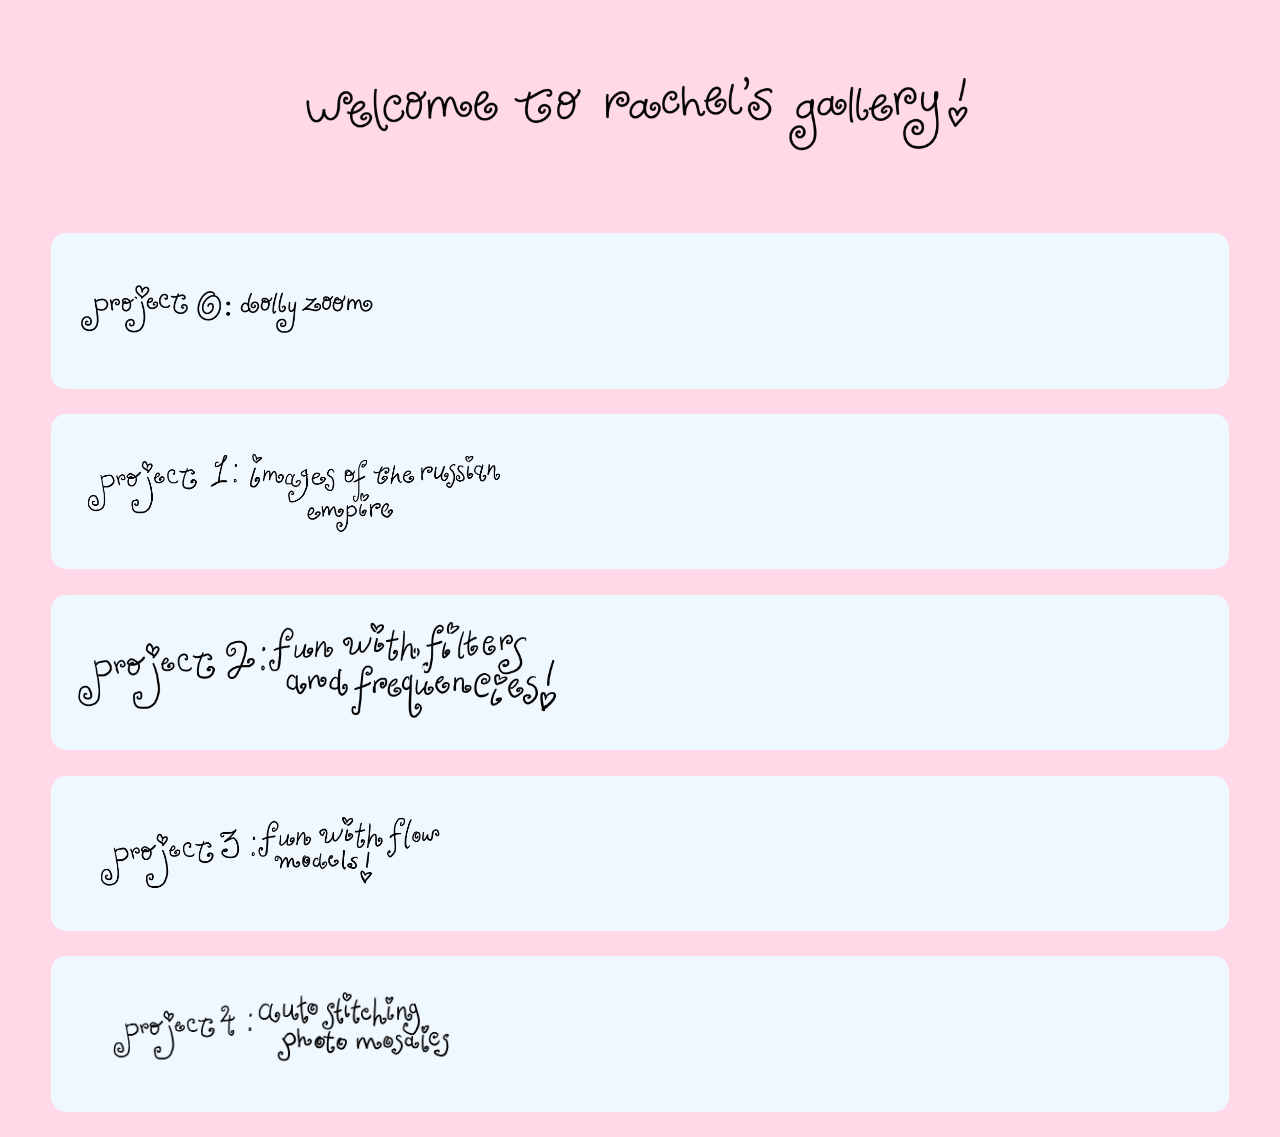
<file: index.html>
<!DOCTYPE html>
<html>
<head>
    <title>My Portfolio</title>
    <link rel="stylesheet" href="style.css">
</head>
<body>
    <div class="welcome">
        <img src="/images/welcome.png" class="welcome_child">    
    </div>
    <div class="project">
        <a href="./1/index.html">
            <img src="/images/project_0.png" class="link">
        </a>
    </div>
    <div class="project">
        <a href="./2/index.html">
            <img src="/images/project1.png" class="link">
        </a>
    </div>
    <div class="project">
        <a href="./3/index.html">
            <img src="/im_p2/handwriting_transparent_pngs/proj2_head.png" class="link">
        </a>
    </div>
    <div class="project">
        <a href="./4/index.html">
            <img src="/images/8_transparent_images/proj_3.png" class="link crop-left-line">
        </a>
    </div>

    <div class="project">
        <a href="./5/index.html">
            <img src="/im_p4/proj_4_header.png" class="link crop-left-line">
        </a>
    </div>
    
</body>
</html>
</file>
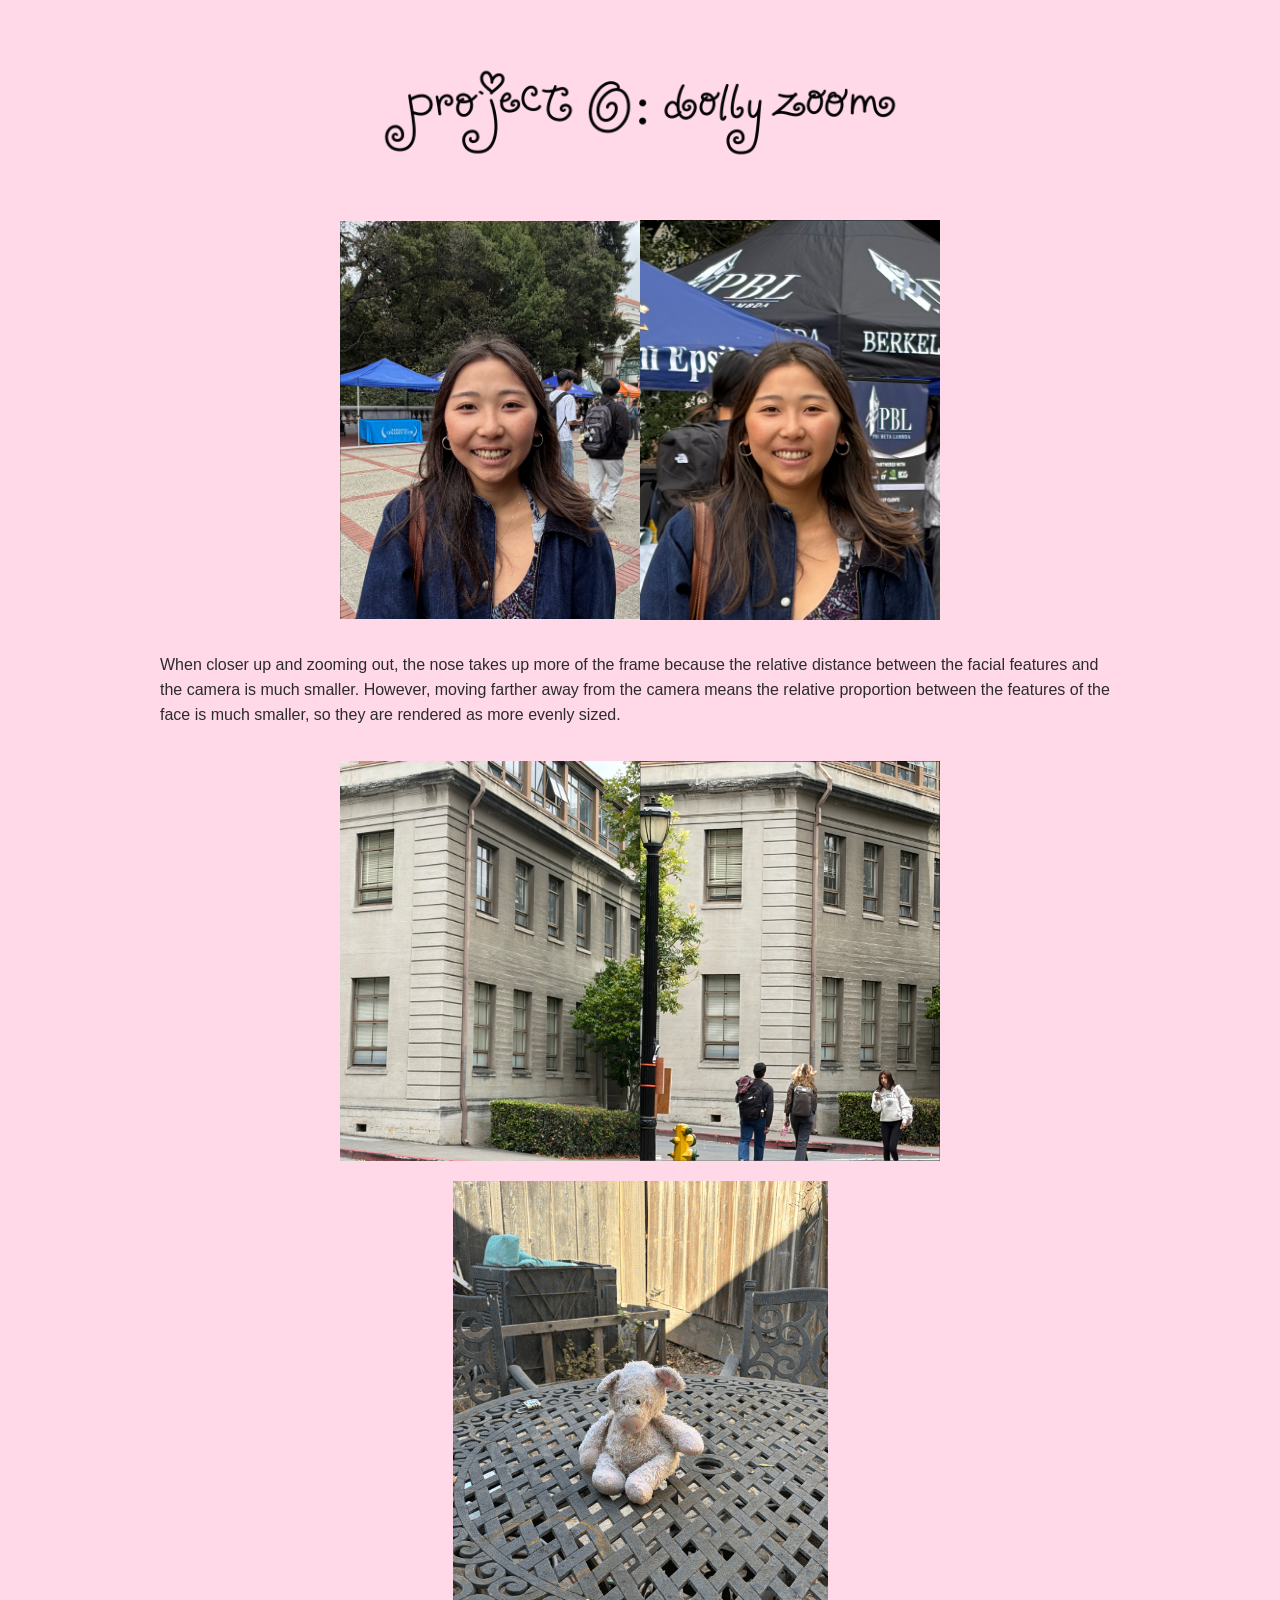
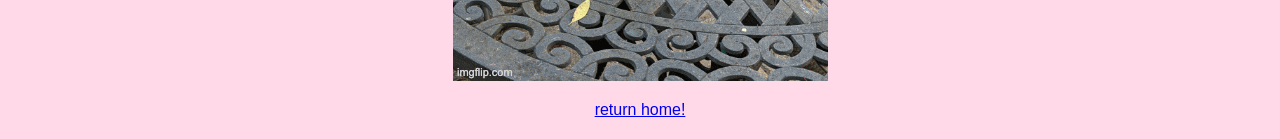
<file: 1/index.html>
<!DOCTYPE html>
<html>
<head>
    <title>My Portfolio</title>
    <link rel="stylesheet" href="../style.css">
    
</head>
<body>
    <div class="title">
        <img src="../images/project_0.png" class="title_text">
    </div>
    
    
    <div class="center">
        <img src="../images/face_close.png" class="image">
        <img src="../images/face_far.png" class="image">
        
    </div>
    <div class="text">
        <p>When closer up and zooming out, the nose takes up more of the frame because the relative distance between the facial features and the camera is much smaller. However, moving farther away from the camera means the relative proportion between the features of the face is much smaller, so they are rendered as more evenly sized.</p>

    </div>
    <div class="center">
        <img src="../images/building_close.jpeg" class="image">
        <img src="../images/building_far.png" class="image">
    </div>
    <!-- <div class="text">
        <p>This is similar to the previous example. When closer, the relative distance between the camera and the different corners of the building is more different compared to when standing farther away, where the distance of the different corners of the buildings is more similar.</p>
    </div> -->
    <div class="center">
        <img src="../images/b00vqt.gif" class="gif-content">  
    </div>
    <div class="center">
        <a href="../index.html" class="return">return home!</a>
    </div>
    
    

</body>
</html>
</file>
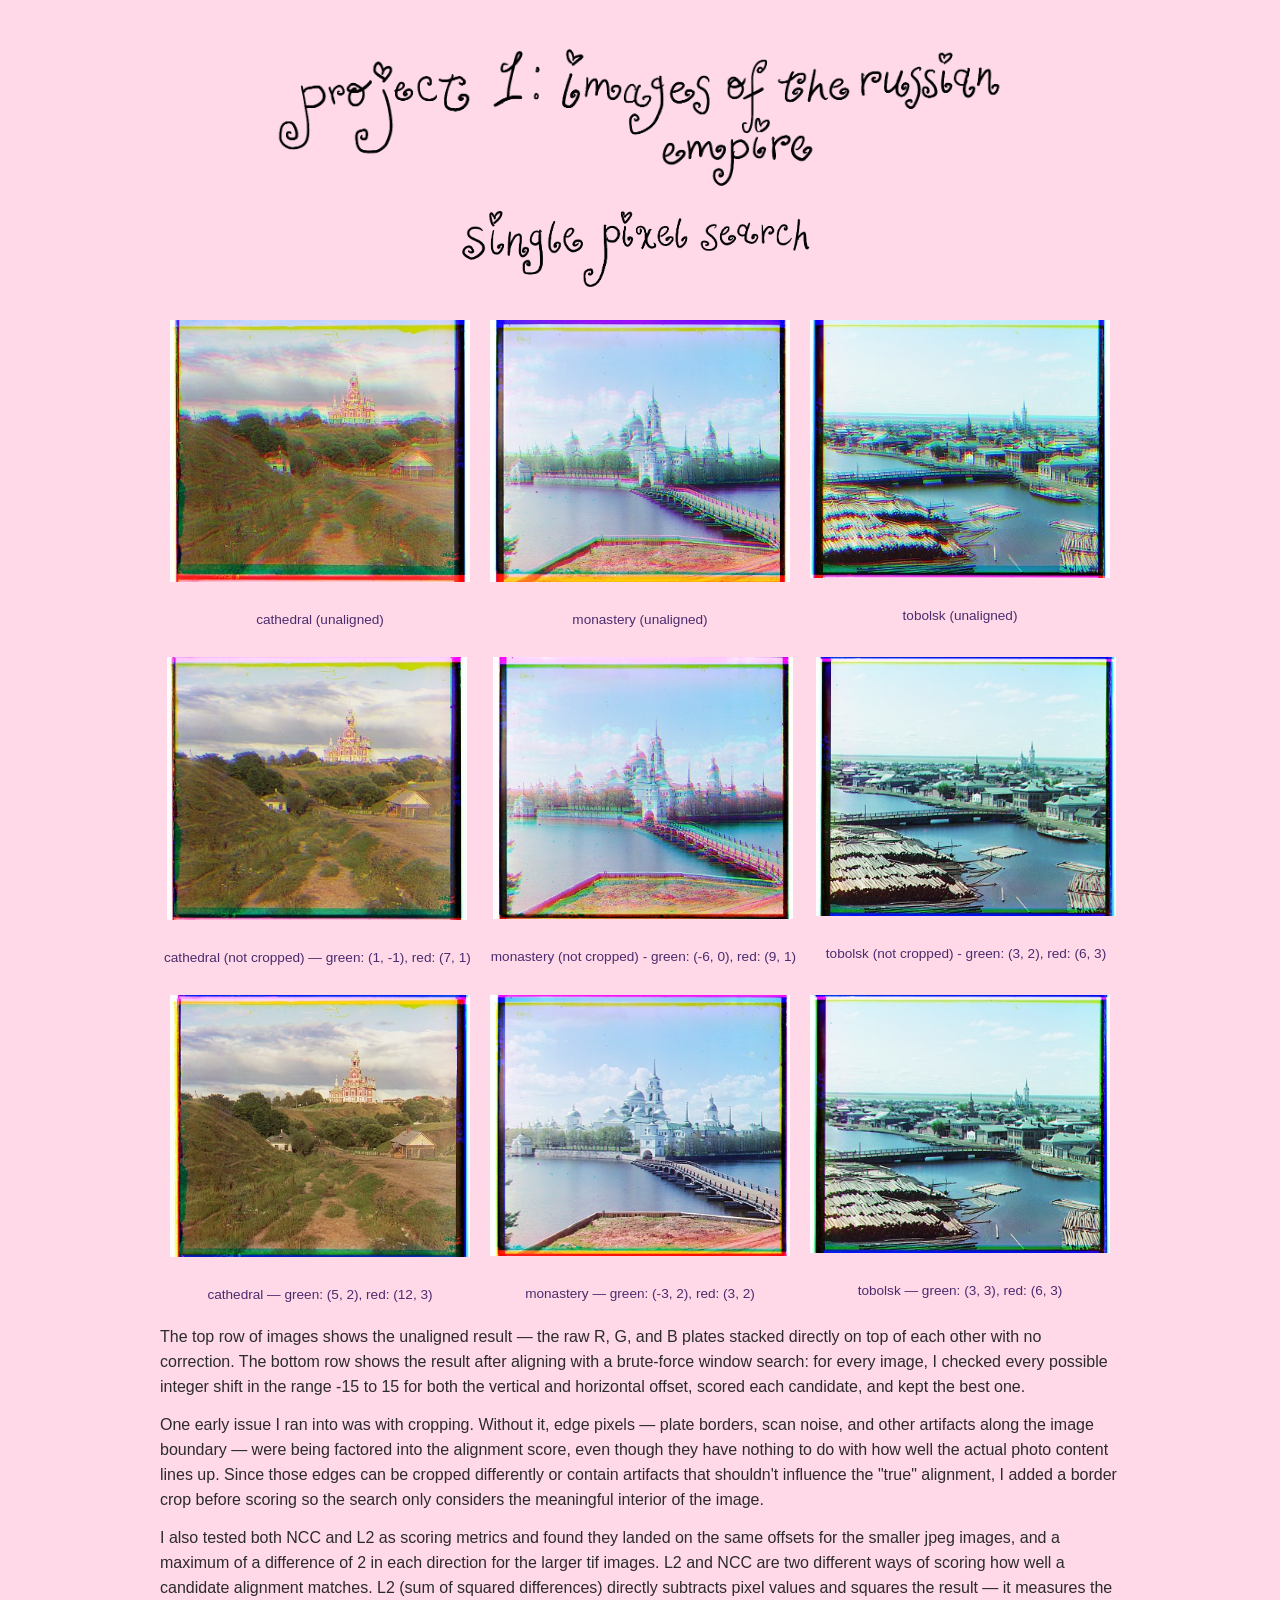
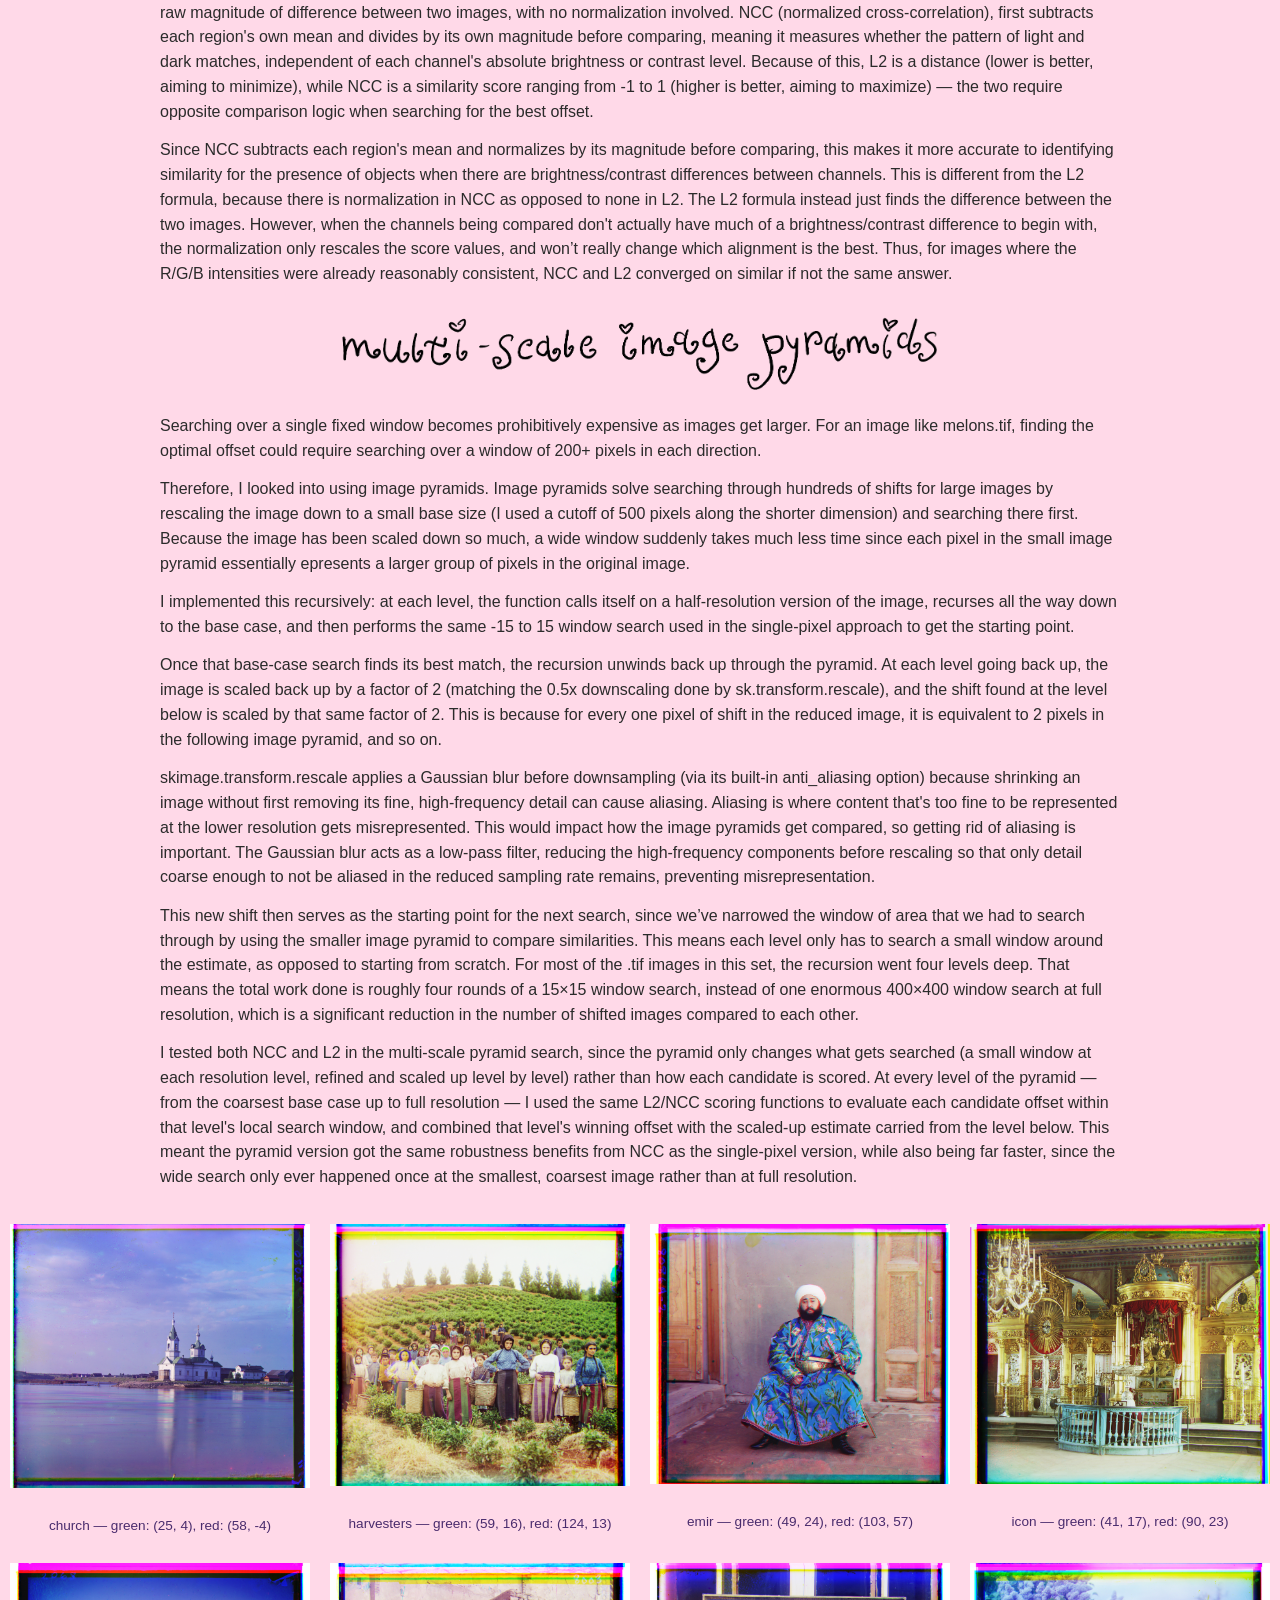
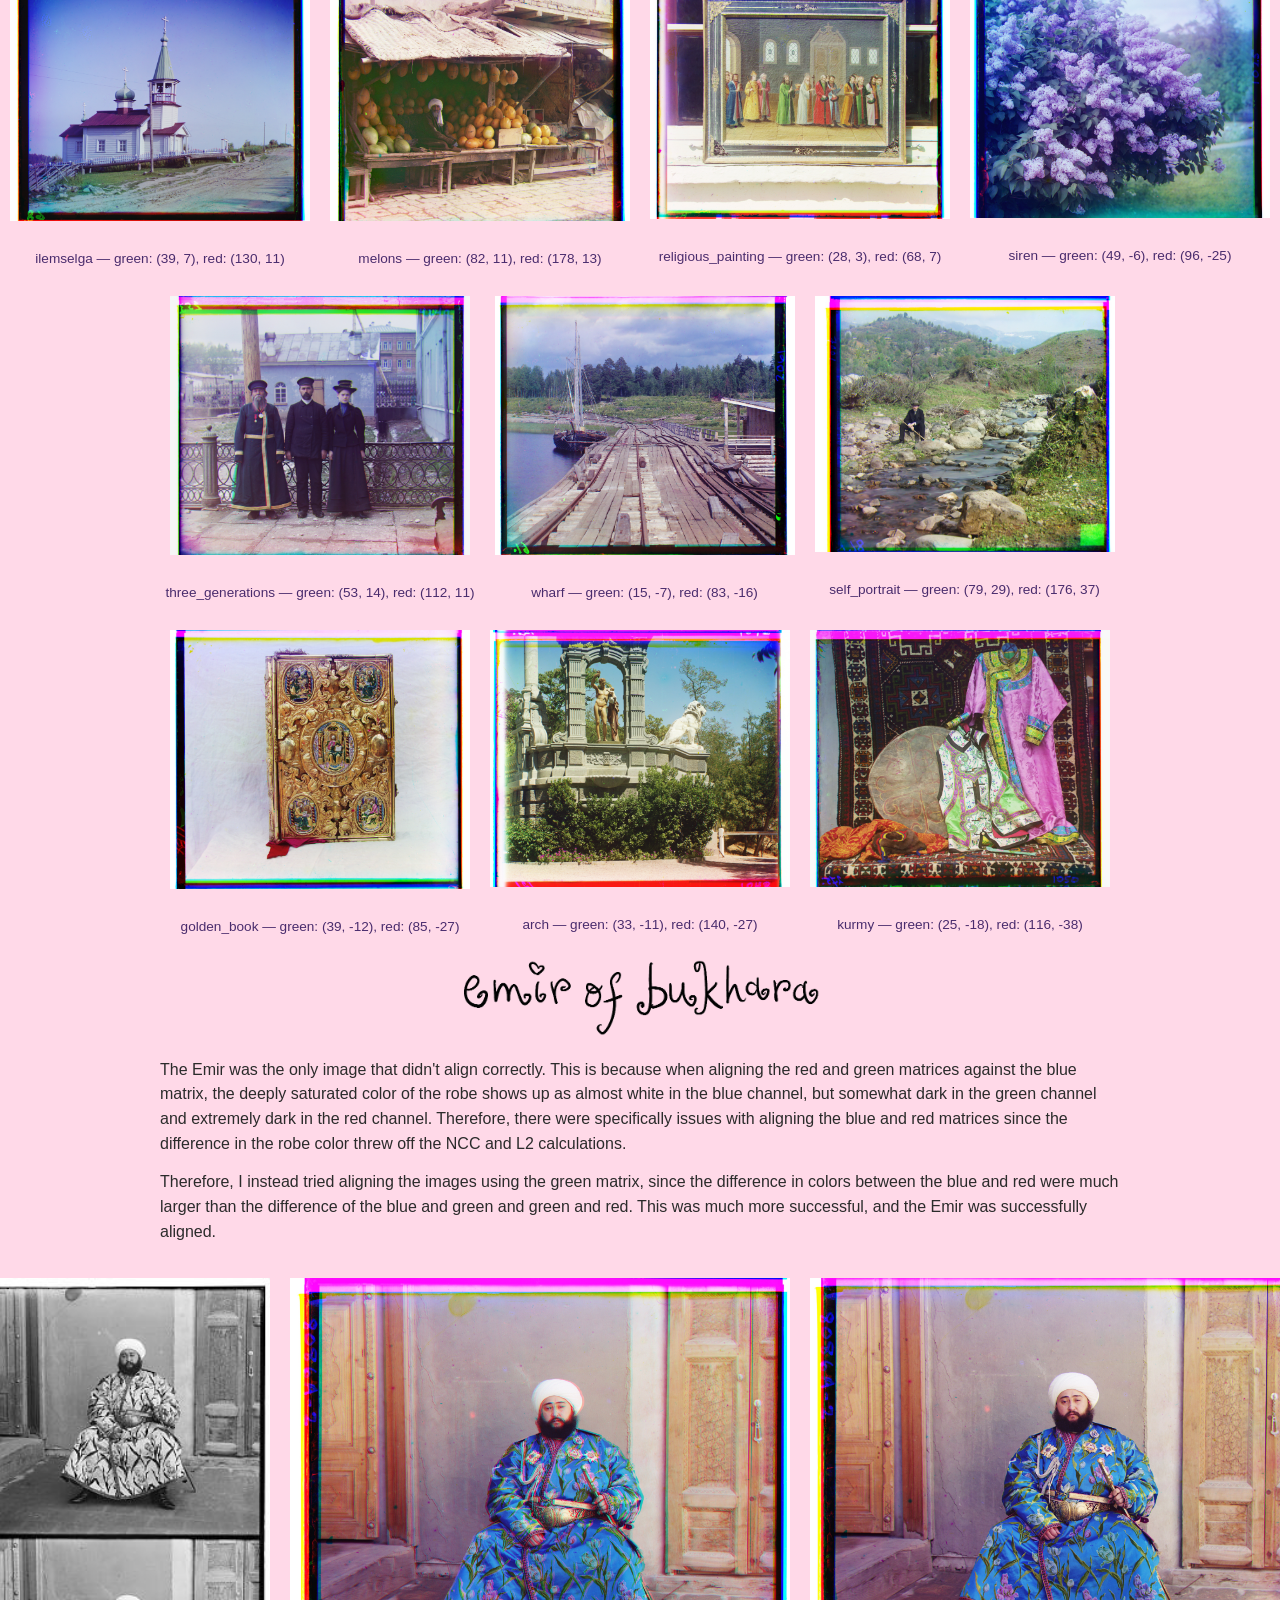
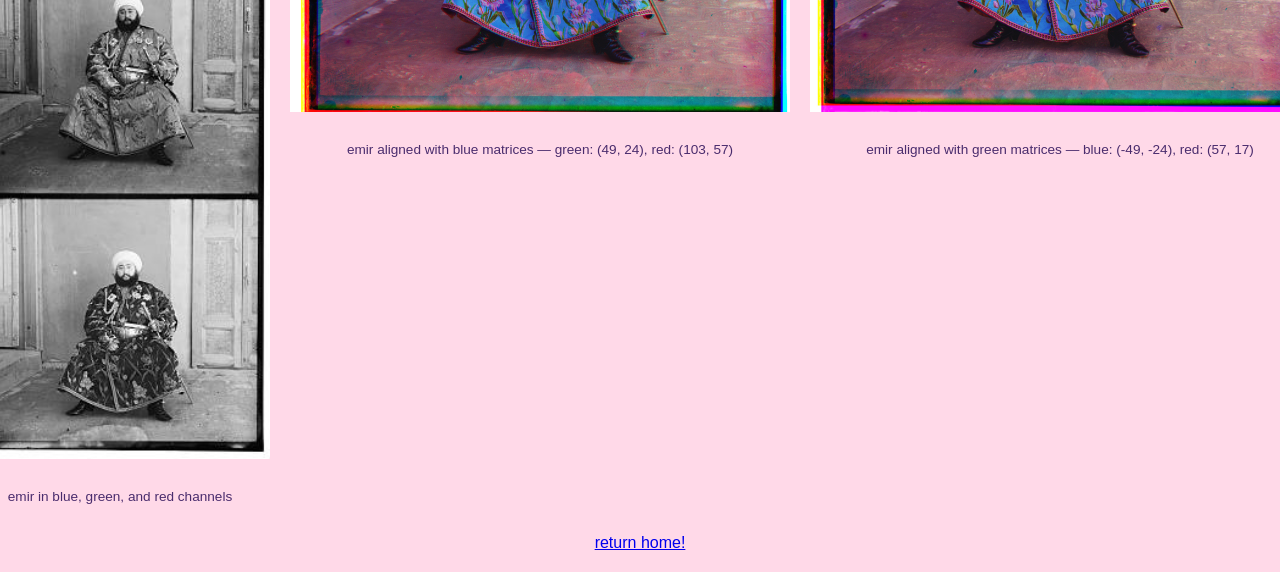
<file: 2/index.html>
<!DOCTYPE html>
<html>
<head>
    <title>My Portfolio</title>
    <link rel="stylesheet" href="../style.css">
    
</head>
<body>
    <div class="title">
        <img src="../images/project1.png" class="title_text">
    </div>
    
    <div class="section">
        <img src="../images/single-pixel-search.png" class="diagram-image">
    </div>
    <div class="center">
        <figure class="image-figure">
            <img src="../im_p1/un_cathedral.jpg" class="image">
            <figcaption>cathedral (unaligned)</figcaption>
        </figure>
        <figure class="image-figure">
            <img src="../im_p1/un_monastery.jpg" class="image">
            <figcaption>monastery (unaligned)</figcaption>
        </figure>
        <figure class="image-figure">
            <img src="../im_p1/un_tobolsk.jpg" class="image">
            <figcaption>tobolsk (unaligned)</figcaption>
        </figure>
    </div>
    <div class="center">
        <figure class="image-figure">
            <img src="../im_p1/ncrop_cathedral.jpg" class="image">
            <figcaption>cathedral (not cropped) — green: (1, -1), red: (7, 1)</figcaption>
        </figure>
        <figure class="image-figure">
            <img src="../im_p1/ncrop_monastery.jpg" class="image">
            <figcaption>monastery (not cropped) - green: (-6, 0), red: (9, 1)</figcaption>
        </figure>
        <figure class="image-figure">
            <img src="../im_p1/ncrop_tobolsk.jpg" class="image">
            <figcaption>tobolsk (not cropped) - green: (3, 2), red: (6, 3)</figcaption>
        </figure>
    </div>
 
    <div class="center">
        <figure class="image-figure">
            <img src="../im_p1/out_cathedral.jpg" class="image">
            <figcaption>cathedral — green: (5, 2), red: (12, 3)</figcaption>
        </figure>
        <figure class="image-figure">
            <img src="../im_p1/out_monastery.jpg" class="image">
            <figcaption>monastery — green: (-3, 2), red: (3, 2)</figcaption>
        </figure>
        <figure class="image-figure">
            <img src="../im_p1/out_tobolsk.jpg" class="image">
            <figcaption>tobolsk — green: (3, 3), red: (6, 3)</figcaption>
        </figure>
    </div>
    <div class="text">
        <p>The top row of images shows the unaligned result — the raw R, G, and B plates stacked directly on top of each other with no correction. The bottom row shows the result after aligning with a brute-force window search: for every image, I checked every possible integer shift in the range -15 to 15 for both the vertical and horizontal offset, scored each candidate, and kept the best one.</p>
        <p>One early issue I ran into was with cropping. Without it, edge pixels — plate borders, scan noise, and other artifacts along the image boundary — were being factored into the alignment score, even though they have nothing to do with how well the actual photo content lines up. Since those edges can be cropped differently or contain artifacts that shouldn't influence the "true" alignment, I added a border crop before scoring so the search only considers the meaningful interior of the image.</p>
        <p>I also tested both NCC and L2 as scoring metrics and found they landed on the same offsets for the smaller jpeg images, and a maximum of a difference of 2 in each direction for the larger tif images. L2 and NCC are two different ways of scoring how well a candidate alignment matches. L2 (sum of squared differences) directly subtracts pixel values and squares the result — it measures the raw magnitude of difference between two images, with no normalization involved. NCC (normalized cross-correlation), first subtracts each region's own mean and divides by its own magnitude before comparing, meaning it measures whether the pattern of light and dark matches, independent of each channel's absolute brightness or contrast level. Because of this, L2 is a distance (lower is better, aiming to minimize), while NCC is a similarity score ranging from -1 to 1 (higher is better, aiming to maximize) — the two require opposite comparison logic when searching for the best offset.</p>
        
        <p>Since NCC subtracts each region's mean and normalizes by its magnitude before comparing, this makes it more accurate to identifying similarity for the presence of objects when there are brightness/contrast differences between channels. This is different from the L2 formula, because there is normalization in NCC as opposed to none in L2. The L2 formula instead just finds the difference between the two images. However, when the channels being compared don't actually have much of a brightness/contrast difference to begin with, the normalization only rescales the score values, and won’t really change which alignment is the best. Thus, for images where the R/G/B intensities were already reasonably consistent, NCC and L2 converged on similar if not the same answer.</p>
    </div>
    
    <div class="section">
        <img src="../images/multi-scale-image-pyr.png" class="diagram-image">
    </div>
    <div class="text">
        <p>Searching over a single fixed window becomes prohibitively expensive as 
            images get larger. For an image like melons.tif, finding the optimal 
            offset could require searching over a window of 200+ pixels in each 
            direction.</p>
        <p>Therefore, I looked into using image pyramids. Image pyramids solve 
            searching through hundreds of shifts for large images by rescaling 
            the image down to a small base size (I used a cutoff of 500 pixels 
            along the shorter dimension) and searching there first. Because the 
            image has been scaled down so much, a wide window suddenly takes much 
            less time since each pixel in the small image pyramid essentially 
            epresents a larger group of pixels in the original image.</p>
        <p>I implemented this recursively: at each level, the function calls itself
             on a half-resolution version of the image, recurses all the way down to
              the base case, and then performs the same -15 to 15 window search used
               in the single-pixel approach to get the starting point.</p>
        <p>Once that base-case search finds its best match, the recursion 
            unwinds back up through the pyramid. At each level going back up, 
            the image is scaled back up by a factor of 2 (matching the 0.5x 
            downscaling done by sk.transform.rescale), and the shift found at the
             level below is scaled by that same factor of 2. This is because for 
             every one pixel of shift in the reduced image, it is equivalent to 2 
             pixels in the following image pyramid, and so on.</p>
        <p>skimage.transform.rescale applies a Gaussian blur before downsampling 
            (via its built-in anti_aliasing option) because shrinking an image without 
            first removing its fine, high-frequency detail can cause aliasing. 
            Aliasing is where content that's too fine to be represented at the 
            lower resolution gets misrepresented. This would impact how the image 
            pyramids get compared, so getting rid of aliasing is important. The 
            Gaussian blur acts as a low-pass filter, reducing the high-frequency 
            components before rescaling so that only detail coarse enough to not be
            aliased in the reduced sampling rate remains, preventing misrepresentation.</p>
        <p>This new shift then serves as the starting point for the next search, since we’ve narrowed the window of area that we had to search through by using the smaller image pyramid to compare similarities. This means each level only has to search a small window around the estimate, as opposed to starting from scratch.
            For most of the .tif images in this set, the recursion went four levels deep. That means the total work done is roughly four rounds of a 15×15 window search, instead of one enormous 400×400 window search at full resolution, which is a significant reduction in the number of shifted images compared to each other.</p>
            <p>I tested both NCC and L2 in the multi-scale pyramid search, since the pyramid only changes what gets searched (a small window at each resolution level, refined and scaled up level by level) rather than how each candidate is scored. At every level of the pyramid — from the coarsest base case up to full resolution — I used the same L2/NCC scoring functions to evaluate each candidate offset within that level's local search window, and combined that level's winning offset with the scaled-up estimate carried from the level below. This meant the pyramid version got the same robustness benefits from NCC as the single-pixel version, while also being far faster, since the wide search only ever happened once at the smallest, coarsest image rather than at full resolution.</p>
    </div>
    <div class="center">
        <figure class="image-figure">
            <img src="../im_p1/out_church.jpg" class="image">
            <figcaption>church — green: (25, 4), red: (58, -4)</figcaption>
        </figure>
        <figure class="image-figure">
            <img src="../im_p1/out_harvesters.jpg" class="image">
            <figcaption>harvesters — green: (59, 16), red: (124, 13)</figcaption>
        </figure>
        <figure class="image-figure">
            <img src="../im_p1/out_emir.jpg" class="image">
            <figcaption>emir — green: (49, 24), red: (103, 57)</figcaption>
        </figure>
        <figure class="image-figure">
            <img src="../im_p1/out_icon.jpg" class="image">
            <figcaption>icon — green: (41, 17), red: (90, 23)</figcaption>
        </figure>
    </div>
    <div class="center">
        <figure class="image-figure">
            <img src="../im_p1/out_ilemselga.jpg" class="image">
            <figcaption>ilemselga — green: (39, 7), red: (130, 11)</figcaption>
        </figure>
        <figure class="image-figure">
            <img src="../im_p1/out_melons.jpg" class="image">
            <figcaption>melons — green: (82, 11), red: (178, 13)</figcaption>
        </figure>
        <figure class="image-figure">
            <img src="../im_p1/out_religious_painting.jpg" class="image">
            <figcaption>religious_painting — green: (28, 3), red: (68, 7)</figcaption>
        </figure>
        <figure class="image-figure">
            <img src="../im_p1/out_siren.jpg" class="image">
            <figcaption>siren — green: (49, -6), red: (96, -25)</figcaption>
        </figure>
    </div>
    <div class="center">
        <figure class="image-figure">
            <img src="../im_p1/out_three_generations.jpg" class="image">
            <figcaption>three_generations — green: (53, 14), red: (112, 11)</figcaption>
        </figure>
        <figure class="image-figure">
            <img src="../im_p1/out_wharf.jpg" class="image">
            <figcaption>wharf — green: (15, -7), red: (83, -16)</figcaption>
        </figure>
        <figure class="image-figure">
            <img src="../im_p1/out_self_portrait.jpg" class="image">
            <figcaption>self_portrait — green: (79, 29), red: (176, 37)</figcaption>
        </figure>
    </div>
    <div class="center">
        <figure class="image-figure">
            <img src="../im_p1/out_golden_book.jpg" class="image">
            <figcaption>golden_book — green: (39, -12), red: (85, -27)</figcaption>
        </figure>
        <figure class="image-figure">
            <img src="../im_p1/out_arch.jpg" class="image">
            <figcaption>arch — green: (33, -11), red: (140, -27)</figcaption>
        </figure>
        <figure class="image-figure">
            <img src="../im_p1/out_kurmy.jpg" class="image">
            <figcaption>kurmy — green: (25, -18), red: (116, -38)</figcaption>
        </figure>
    </div>
    
    <div class="section">
        <img src="../images/emirofbukhara.png" class="diagram-image">
    </div>
    <div class="text">
        <p>The Emir was the only image that didn't align correctly. This is because when aligning the red and green matrices against the blue matrix, the deeply saturated color of the robe shows up as almost white in the blue channel, but somewhat dark in the green channel and extremely dark in the red channel. Therefore, there were specifically issues with aligning the blue and red matrices since the difference in the robe color threw off the NCC and L2 calculations.</p>
        <p>Therefore, I instead tried aligning the images using the green matrix, since the difference in colors between the blue and red were much larger than the difference of the blue and green and green and red. This was much more successful, and the Emir was successfully aligned.</p>  
    </div>
    <div class="center">
        <figure class="image-figure">
            <img src="../im_p1/emir_rgb.jpg" class="image">
            <figcaption>emir in blue, green, and red channels</figcaption>
        </figure>
        <figure class="image-figure">
            <img src="../im_p1/out_emir.jpg" class="image_large">
            <figcaption>emir aligned with blue matrices — green: (49, 24), red: (103, 57)</figcaption>
        </figure>
        <figure class="image-figure">
            <img src="../im_p1/green_emir.jpg" class="image_large">
            <figcaption>emir aligned with green matrices — blue: (-49, -24), red: (57, 17)</figcaption>
        </figure>
        
    </div>
    <div class="center">
        <a href="../index.html" class="return">return home!</a>
    </div>
    
    
 
</body>
</html>
</file>
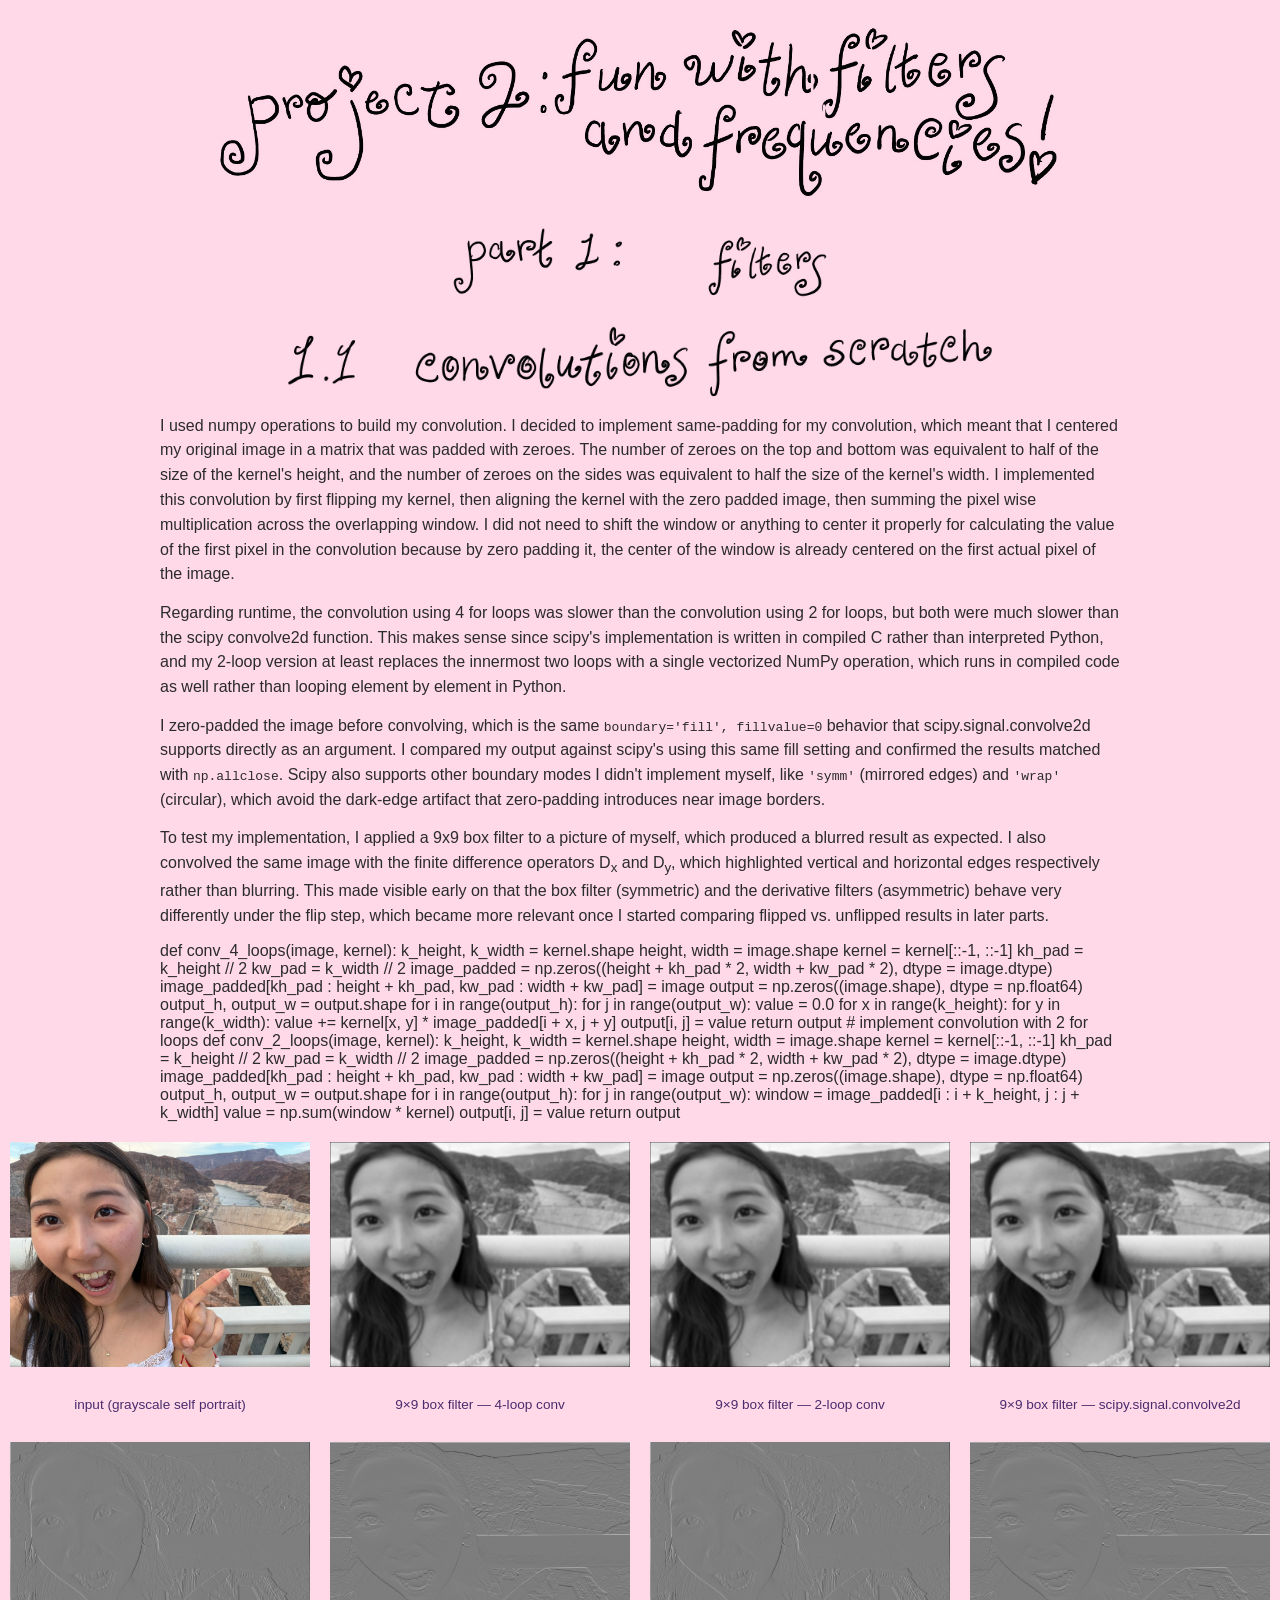
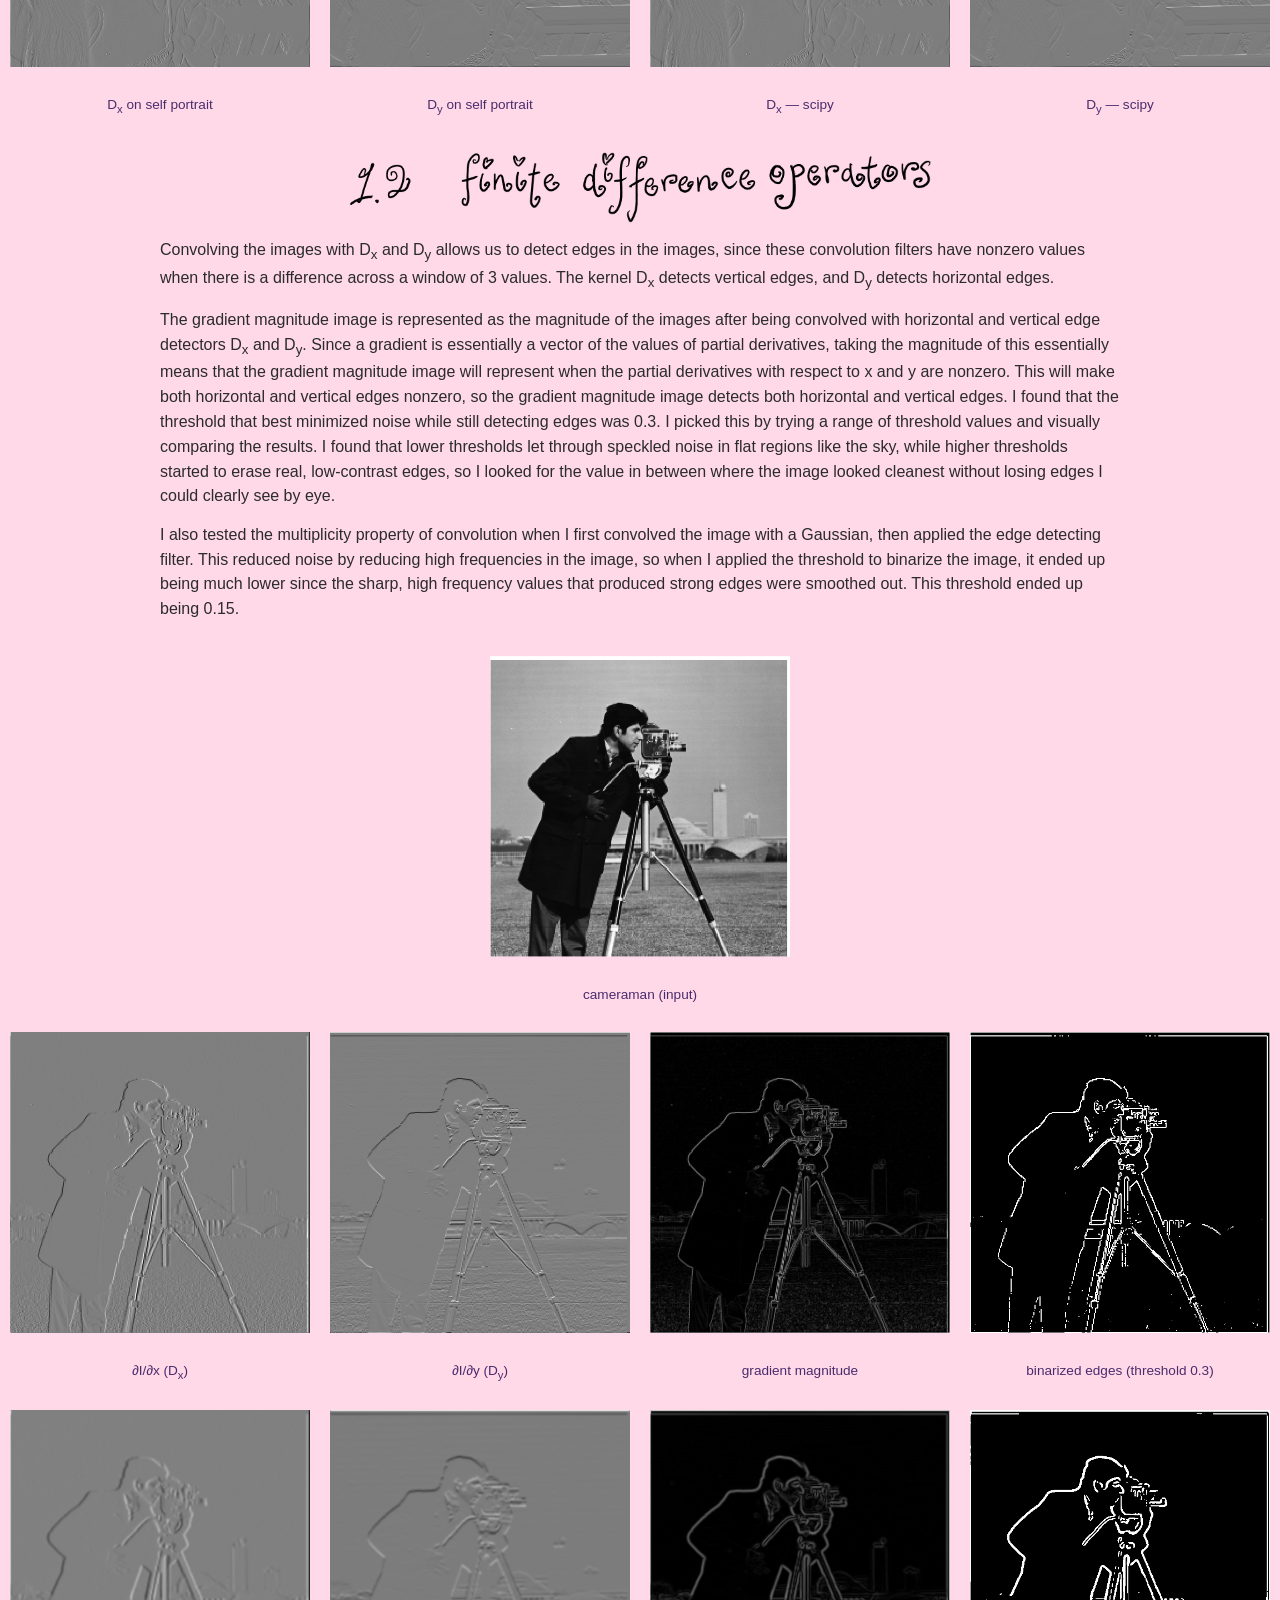
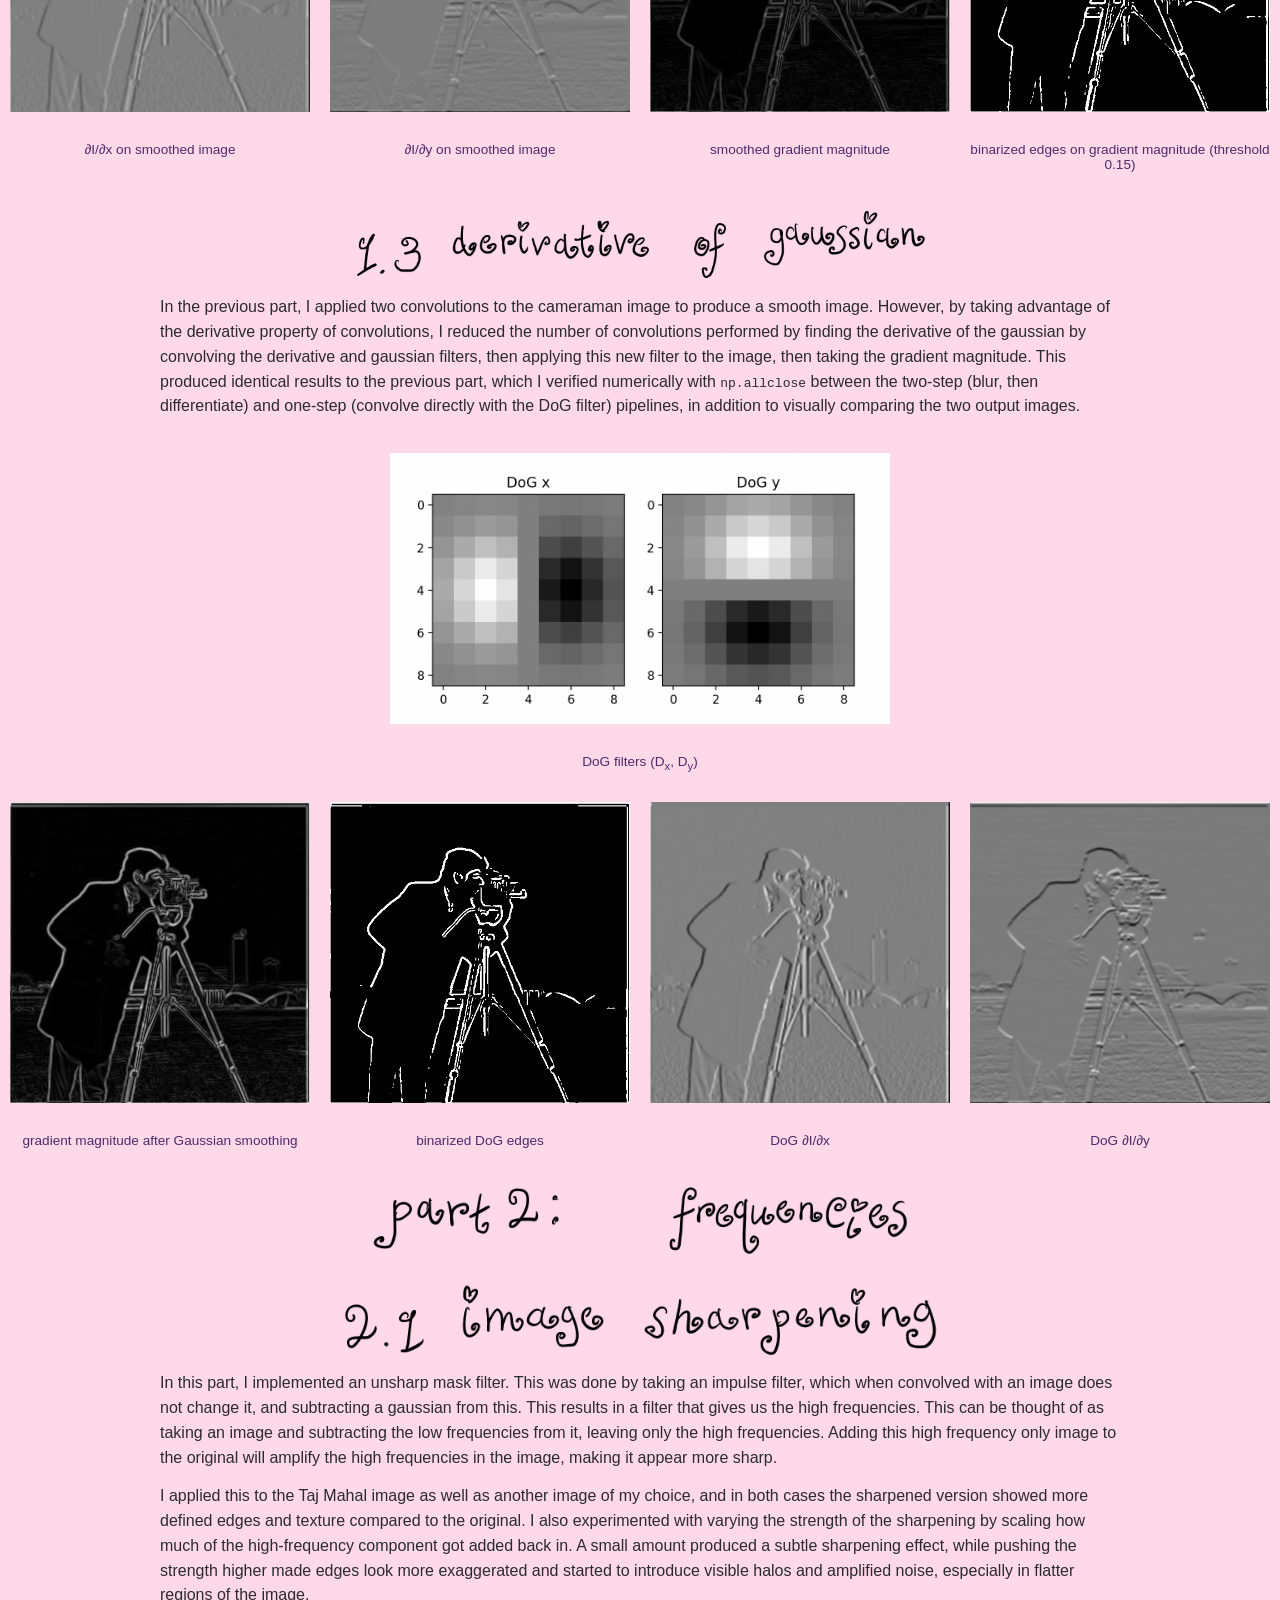
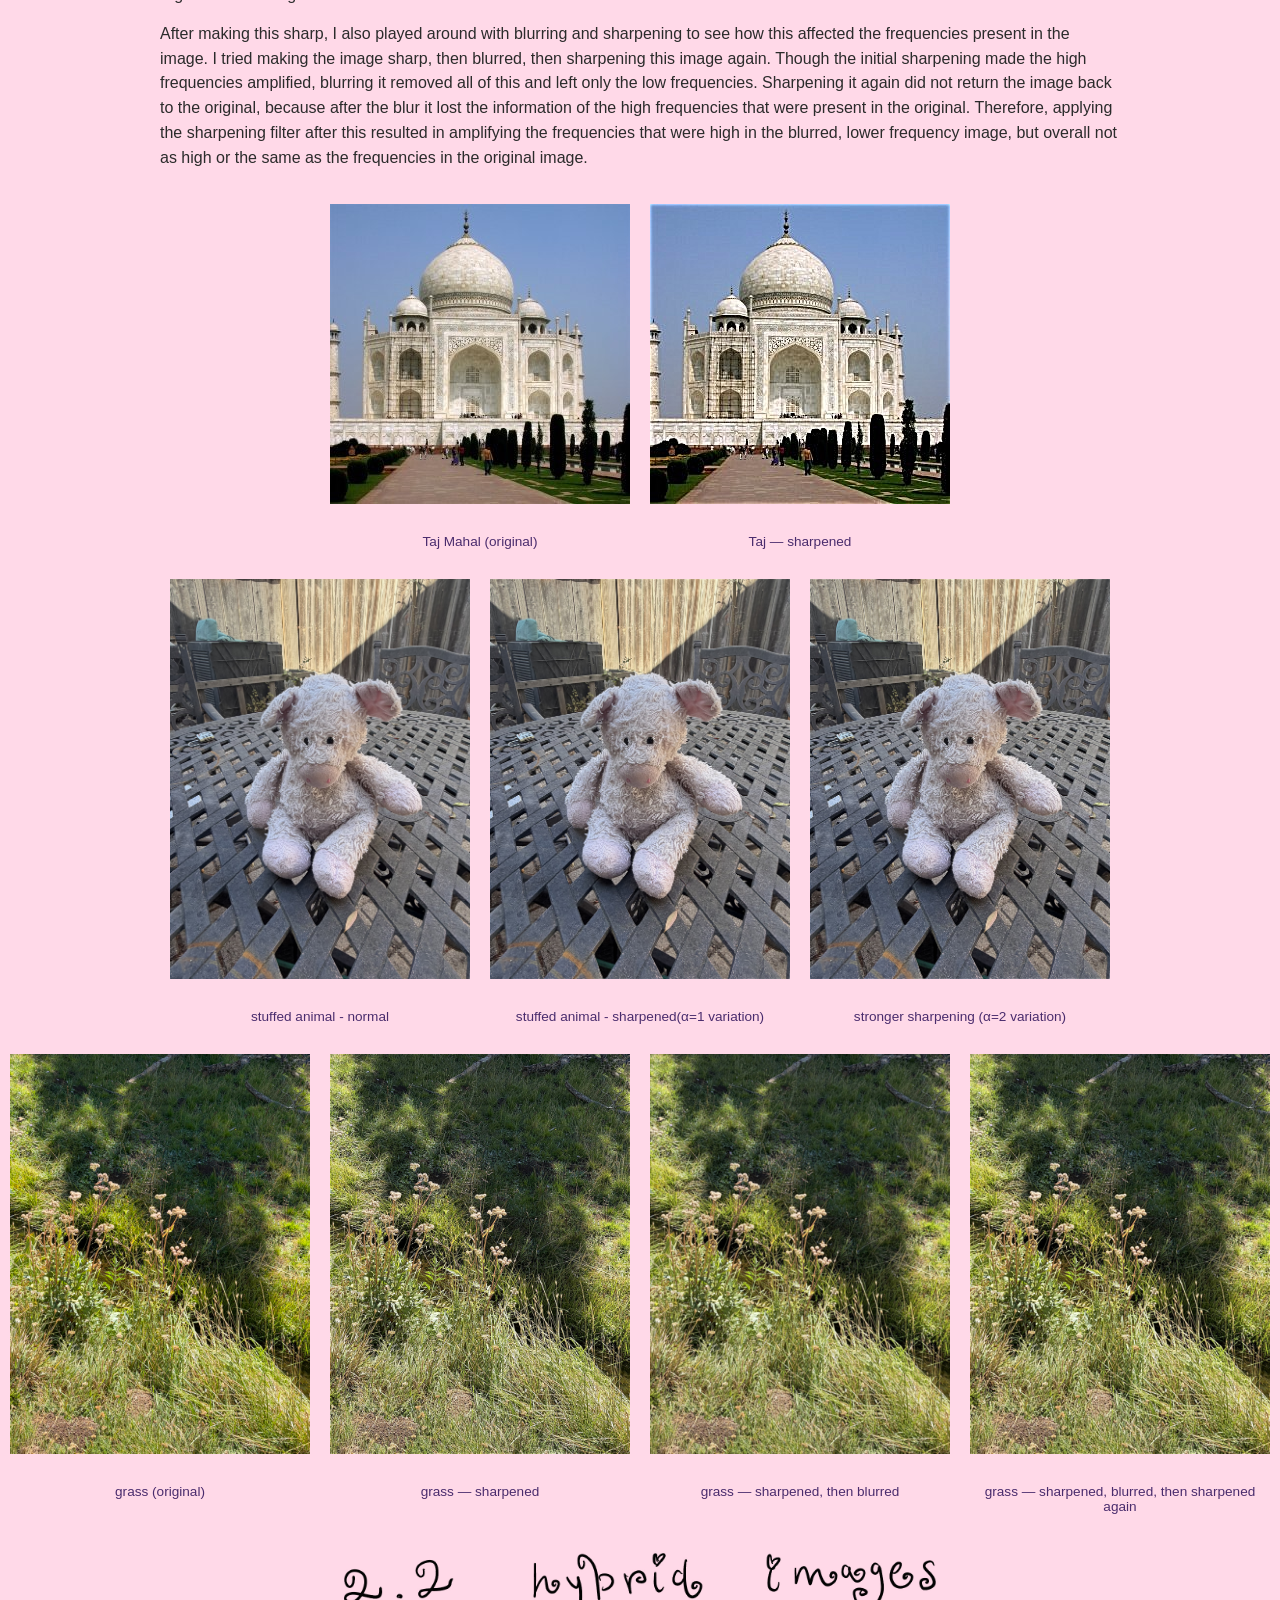
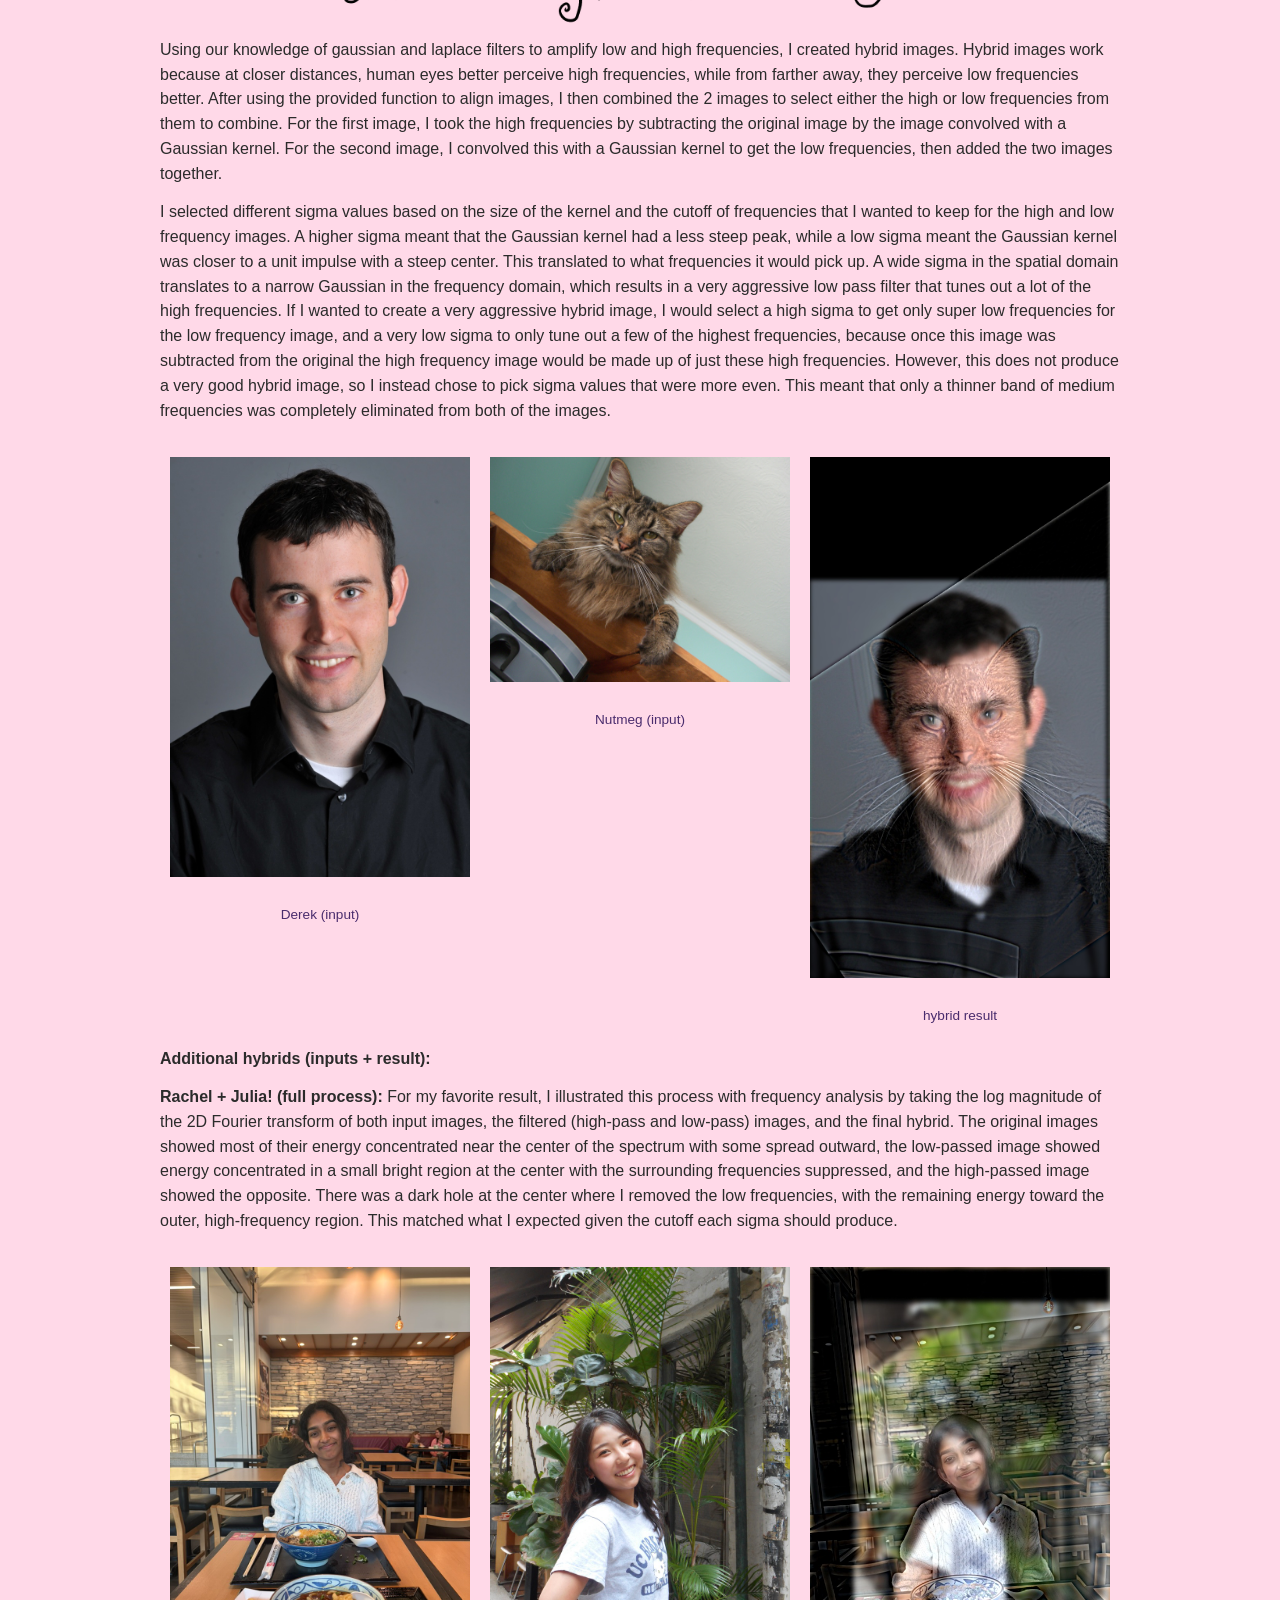
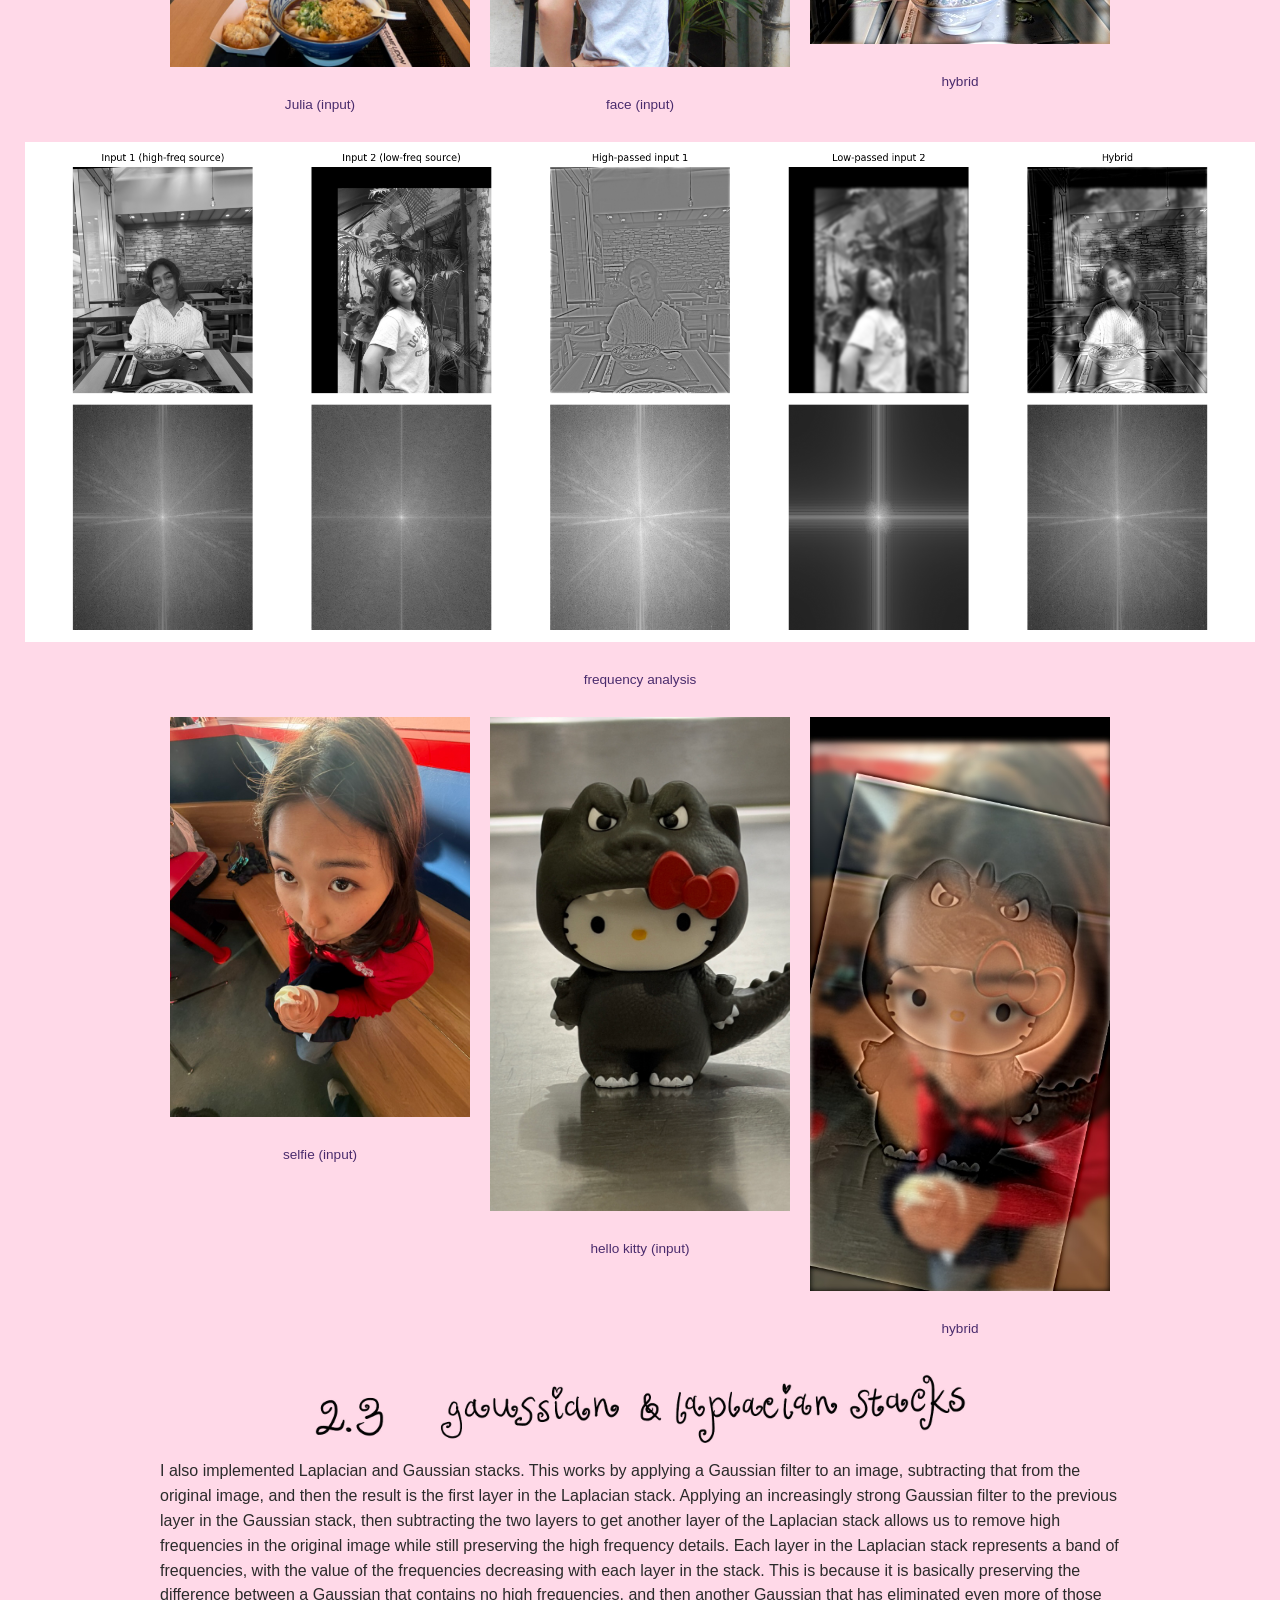
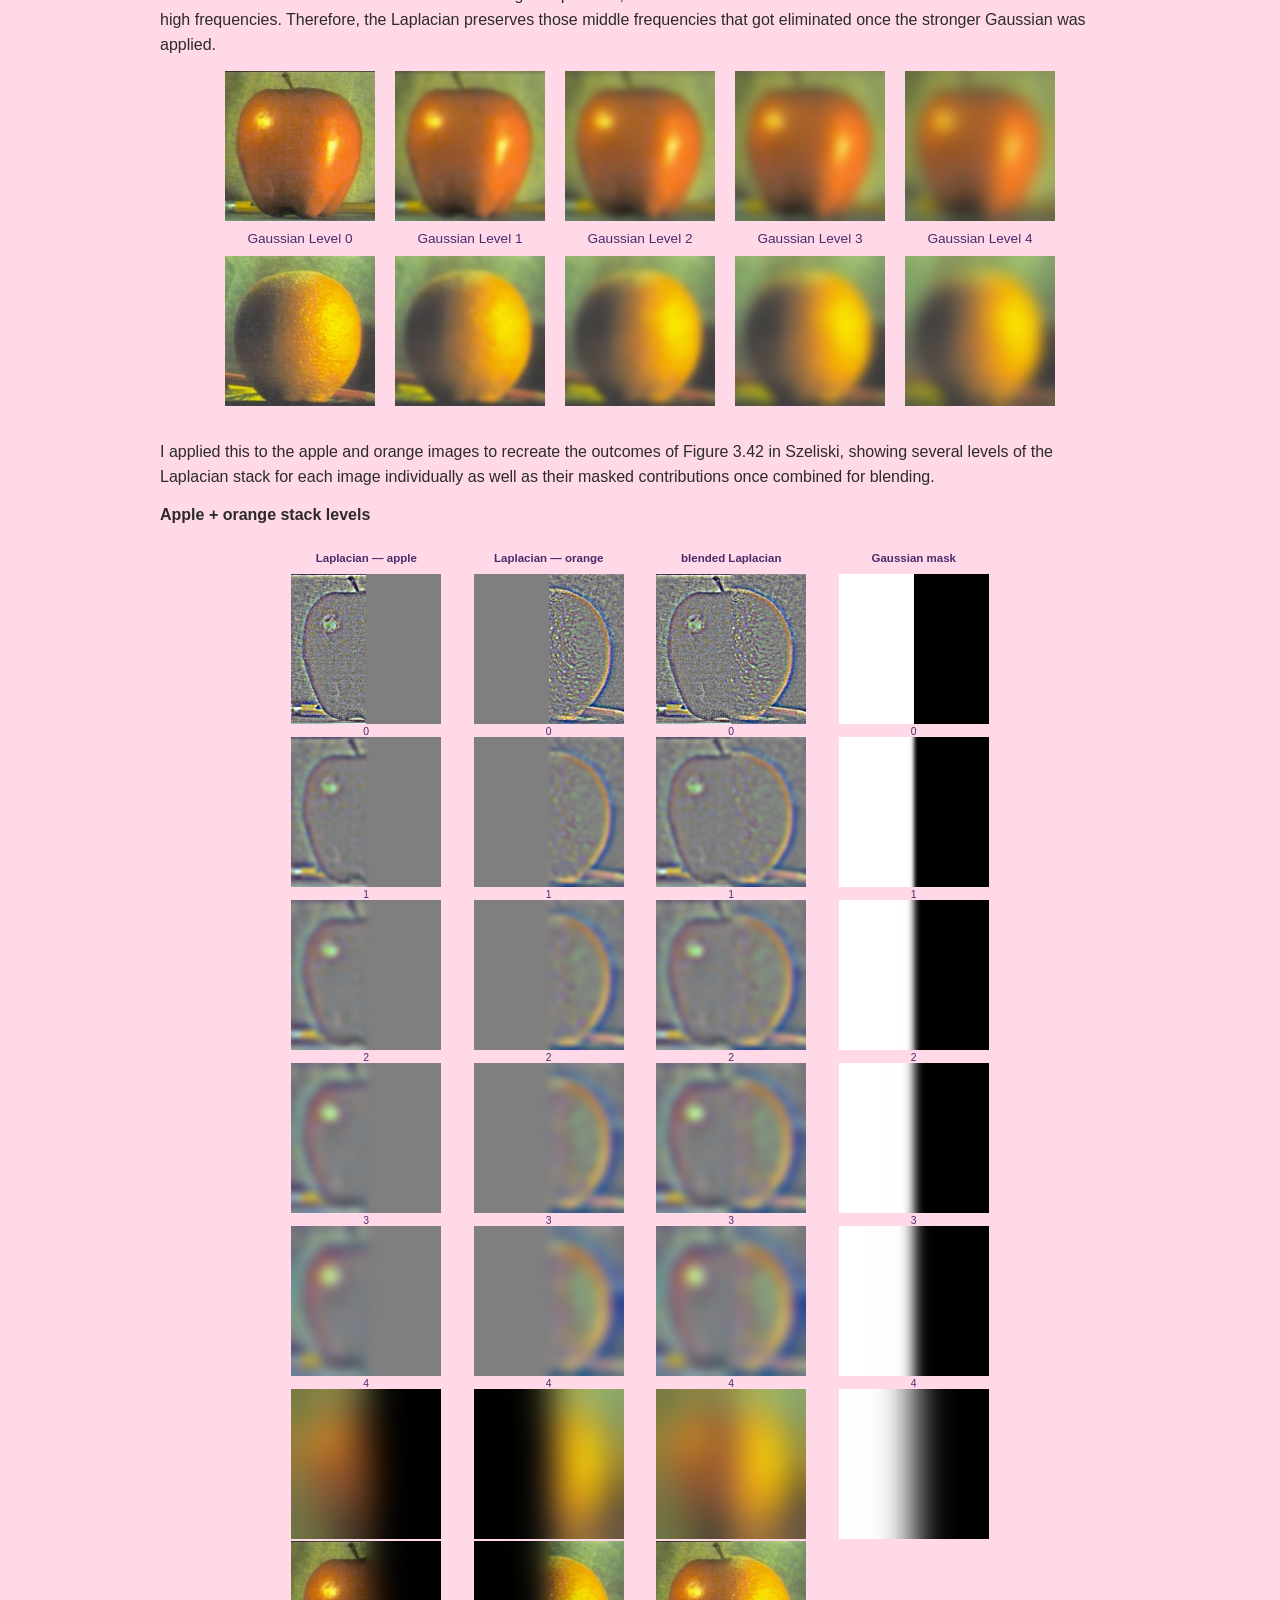
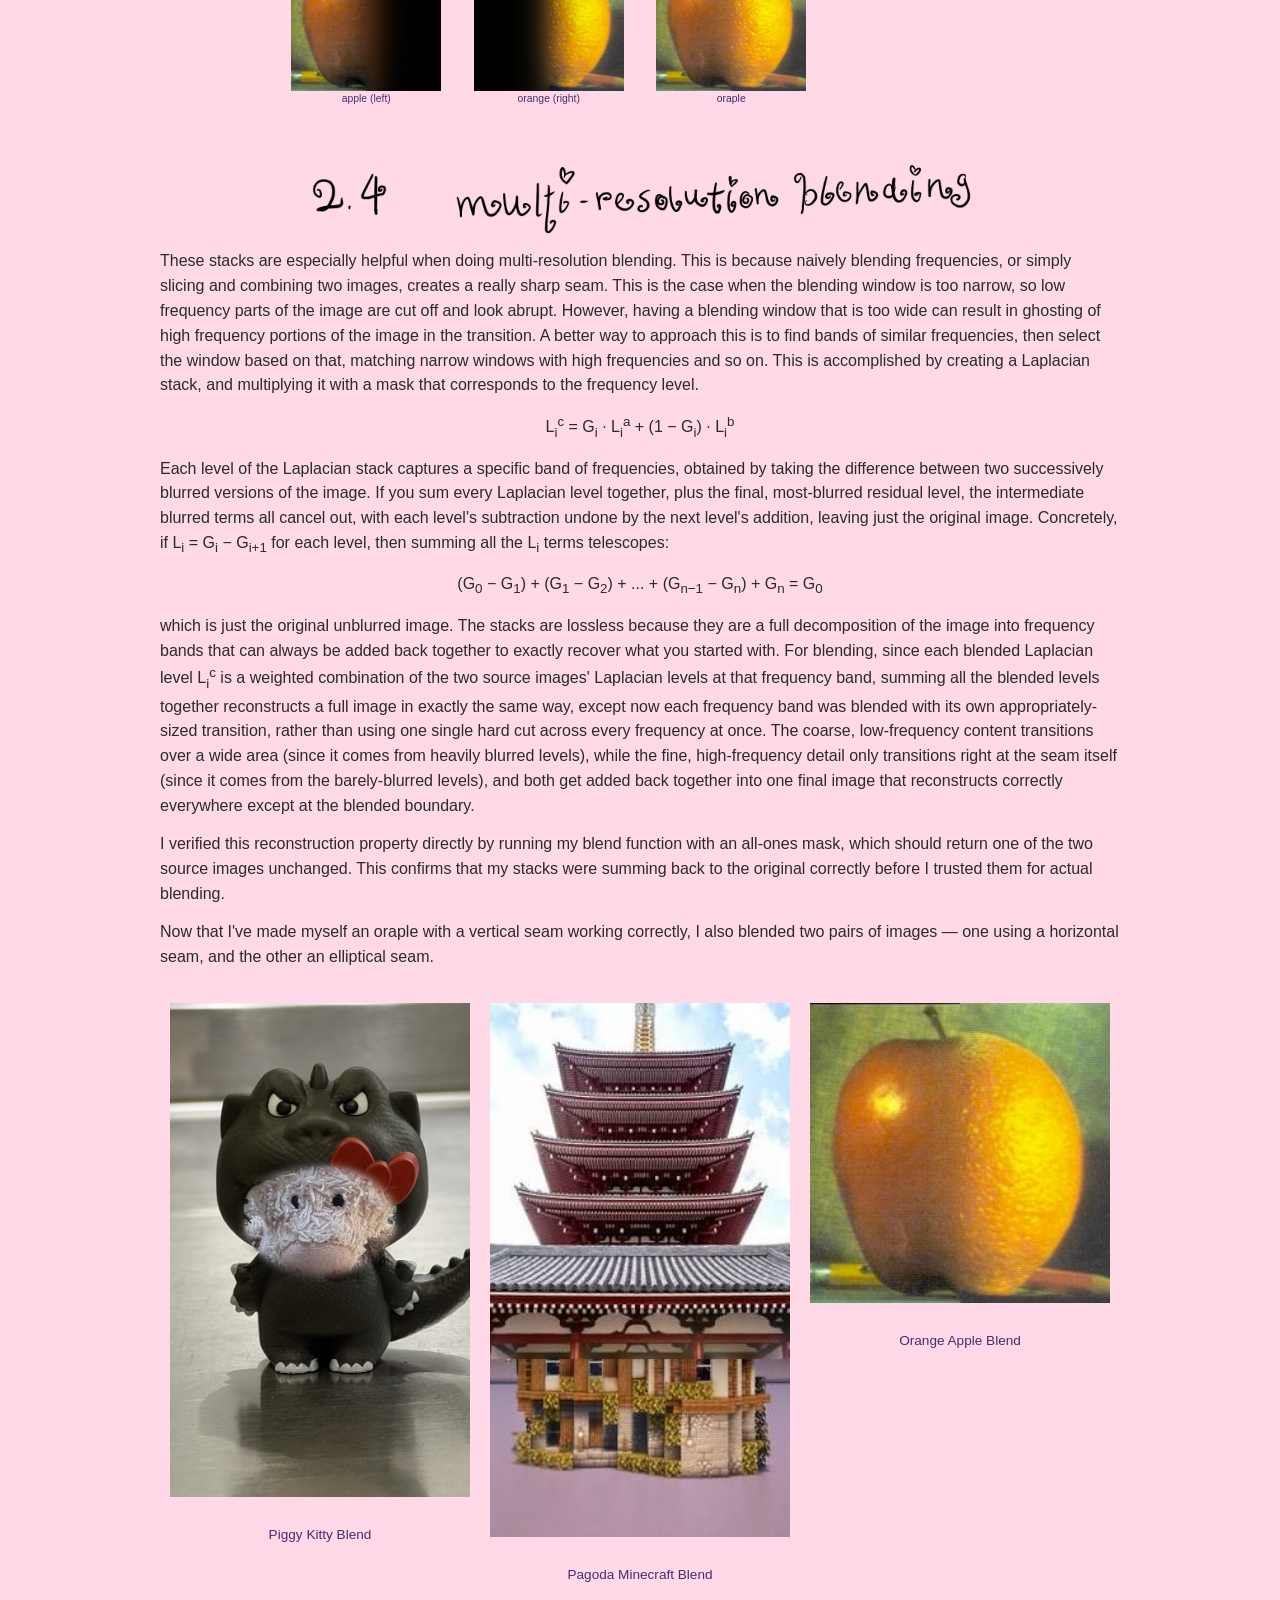
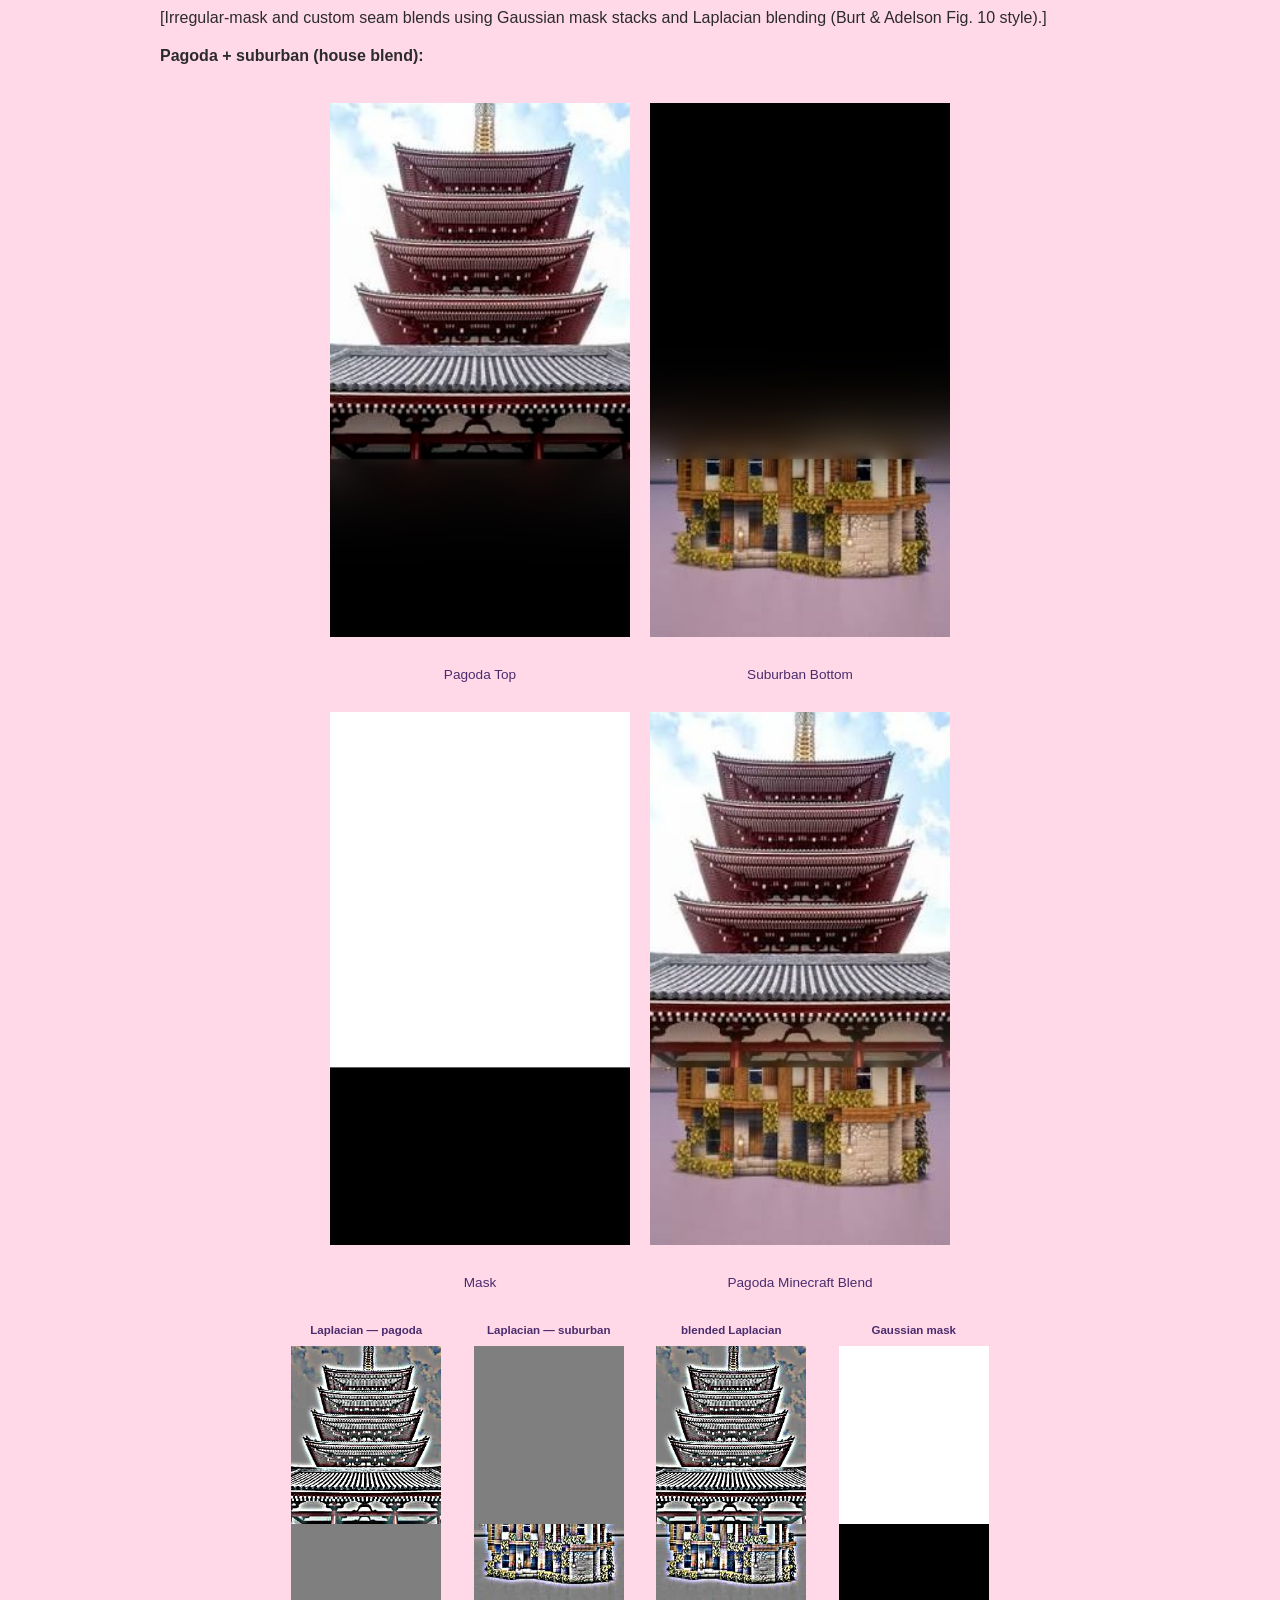
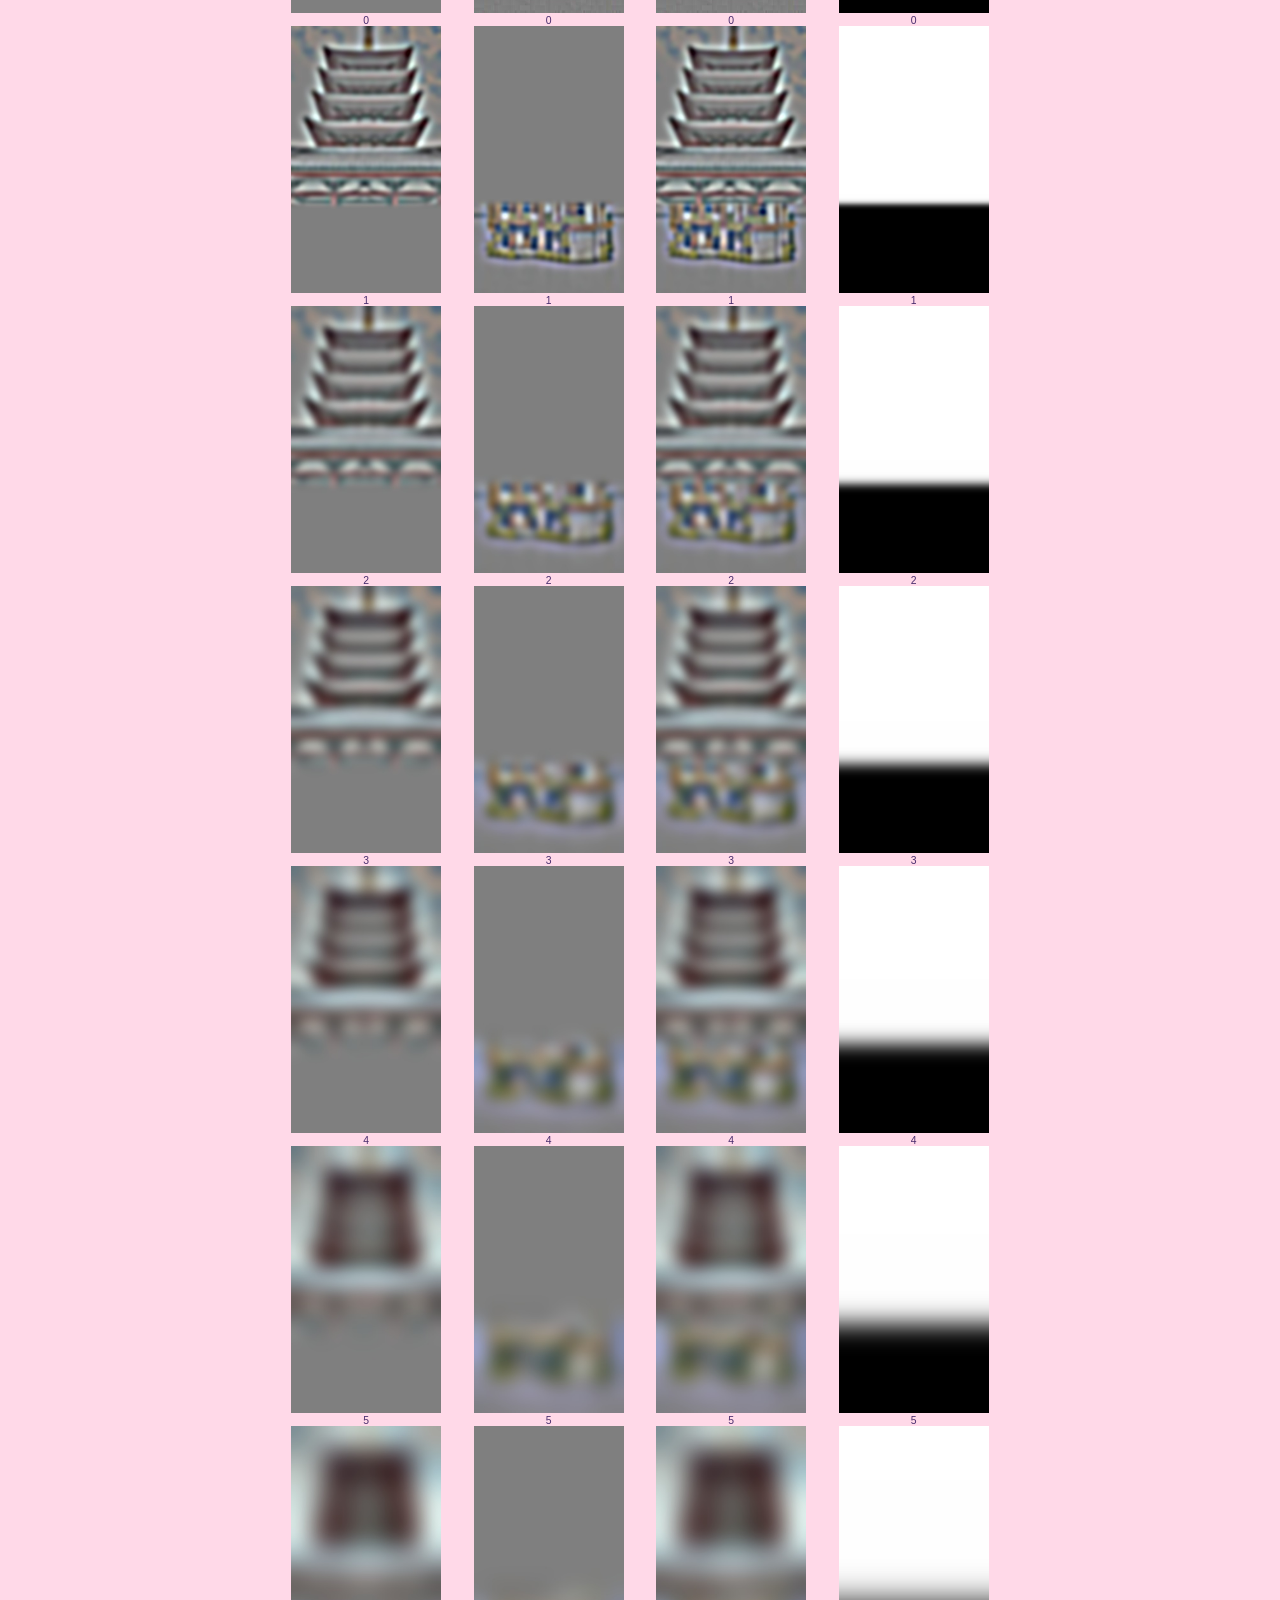
<file: 3/index.html>
<!DOCTYPE html>
<html>
<head>
    <title>Project 2 — Filters & Frequencies</title>
    <link rel="stylesheet" href="../style.css">
</head>
<body>
    <div class="title">
        <img src="../im_p2/handwriting_transparent_pngs/proj2_head.png" class="title_text">
    </div>

    <div class="title">
        <img src="../im_p2/handwriting_transparent_pngs/part_1_filters.png" class="title_text_2">
    </div>
    
    <div class="title">
        <img src="../im_p2/handwriting_transparent_pngs/1.1_conv.png" class="title_text_2">
    </div>
    <div class="text">
        <p>I used numpy operations to build my convolution. I decided to implement same-padding for my convolution, which meant that I centered my original image in a matrix that was padded with zeroes. The number of zeroes on the top and bottom was equivalent to half of the size of the kernel's height, and the number of zeroes on the sides was equivalent to half the size of the kernel's width. I implemented this convolution by first flipping my kernel, then aligning the kernel with the zero padded image, then summing the pixel wise multiplication across the overlapping window. I did not need to shift the window or anything to center it properly for calculating the value of the first pixel in the convolution because by zero padding it, the center of the window is already centered on the first actual pixel of the image.</p>
        <p>Regarding runtime, the convolution using 4 for loops was slower than the convolution using 2 for loops, but both were much slower than the scipy convolve2d function. This makes sense since scipy's implementation is written in compiled C rather than interpreted Python, and my 2-loop version at least replaces the innermost two loops with a single vectorized NumPy operation, which runs in compiled code as well rather than looping element by element in Python.</p>
        <p>I zero-padded the image before convolving, which is the same <code>boundary='fill', fillvalue=0</code> behavior that scipy.signal.convolve2d supports directly as an argument. I compared my output against scipy's using this same fill setting and confirmed the results matched with <code>np.allclose</code>. Scipy also supports other boundary modes I didn't implement myself, like <code>'symm'</code> (mirrored edges) and <code>'wrap'</code> (circular), which avoid the dark-edge artifact that zero-padding introduces near image borders.</p>
        <p>To test my implementation, I applied a 9x9 box filter to a picture of myself, which produced a blurred result as expected. I also convolved the same image with the finite difference operators D<sub>x</sub> and D<sub>y</sub>, which highlighted vertical and horizontal edges respectively rather than blurring. This made visible early on that the box filter (symmetric) and the derivative filters (asymmetric) behave very differently under the flip step, which became more relevant once I started comparing flipped vs. unflipped results in later parts.</p>
def conv_4_loops(image, kernel):
    k_height, k_width = kernel.shape
    height, width = image.shape

    kernel = kernel[::-1, ::-1]
    kh_pad = k_height // 2
    kw_pad = k_width // 2
    image_padded = np.zeros((height + kh_pad * 2, width + kw_pad * 2), dtype = image.dtype)
    image_padded[kh_pad : height + kh_pad, kw_pad : width + kw_pad] = image

    output = np.zeros((image.shape), dtype = np.float64)
    output_h, output_w = output.shape
    for i in range(output_h):
        for j in range(output_w):
            value = 0.0
            for x in range(k_height):
                for y in range(k_width):
                    value += kernel[x, y] * image_padded[i + x, j + y]
            output[i, j] = value

    return output

# implement convolution with 2 for loops
def conv_2_loops(image, kernel):
    k_height, k_width = kernel.shape
    height, width = image.shape

    kernel = kernel[::-1, ::-1]
    kh_pad = k_height // 2
    kw_pad = k_width // 2
    image_padded = np.zeros((height + kh_pad * 2, width + kw_pad * 2), dtype = image.dtype)
    image_padded[kh_pad : height + kh_pad, kw_pad : width + kw_pad] = image

    output = np.zeros((image.shape), dtype = np.float64)
    output_h, output_w = output.shape
    for i in range(output_h):
        for j in range(output_w):
            window = image_padded[i : i + k_height, j : j + k_width]
            value = np.sum(window * kernel)
            output[i, j] = value

    return output</pre>
    </div>
    <div class="center">
        <figure class="image-figure">
            <img src="../im_p2/images/face.jpeg" class="image" alt="grayscale self portrait input">
            <figcaption>input (grayscale self portrait)</figcaption>
        </figure>
        <figure class="image-figure">
            <img src="../im_p2/outputs/1.1/conv_4_face.jpg" class="image" alt="4-loop box filter">
            <figcaption>9×9 box filter — 4-loop conv</figcaption>
        </figure>
        <figure class="image-figure">
            <img src="../im_p2/outputs/1.1/conv_2_face.jpg" class="image" alt="2-loop box filter">
            <figcaption>9×9 box filter — 2-loop conv</figcaption>
        </figure>
        <figure class="image-figure">
            <img src="../im_p2/outputs/1.1/scipy_conv_face.jpg" class="image" alt="scipy box filter">
            <figcaption>9×9 box filter — scipy.signal.convolve2d</figcaption>
        </figure>
    </div>
    <div class="center">
        <figure class="image-figure">
            <img src="../im_p2/outputs/1.1_plus/conv_2_dx.jpg" class="image" alt="Dx finite difference">
            <figcaption>D<sub>x</sub> on self portrait</figcaption>
        </figure>
        <figure class="image-figure">
            <img src="../im_p2/outputs/1.1_plus/conv_2_dy.jpg" class="image" alt="Dy finite difference">
            <figcaption>D<sub>y</sub> on self portrait</figcaption>
        </figure>
        <figure class="image-figure">
            <img src="../im_p2/outputs/1.1_plus/scipy_conv_dx.jpg" class="image" alt="scipy Dx">
            <figcaption>D<sub>x</sub> — scipy</figcaption>
        </figure>
        <figure class="image-figure">
            <img src="../im_p2/outputs/1.1_plus/scipy_conv_dy.jpg" class="image" alt="scipy Dy">
            <figcaption>D<sub>y</sub> — scipy</figcaption>
        </figure>
    </div>

    <div class="title">
        <img src="../im_p2/handwriting_transparent_pngs/1.2_fd_oper.png" class="title_text_2">
    </div>
    <div class="text">
        <p>Convolving the images with D<sub>x</sub> and D<sub>y</sub> allows us to detect edges in the images, since these convolution filters have nonzero values when there is a difference across a window of 3 values. The kernel D<sub>x</sub> detects vertical edges, and D<sub>y</sub> detects horizontal edges.</p>
        <p>The gradient magnitude image is represented as the magnitude of the images after being convolved with horizontal and vertical edge detectors D<sub>x</sub> and D<sub>y</sub>. Since a gradient is essentially a vector of the values of partial derivatives, taking the magnitude of this essentially means that the gradient magnitude image will represent when the partial derivatives with respect to x and y are nonzero. This will make both horizontal and vertical edges nonzero, so the gradient magnitude image detects both horizontal and vertical edges. I found that the threshold that best minimized noise while still detecting edges was 0.3. I picked this by trying a range of threshold values and visually comparing the results. I found that lower thresholds let through speckled noise in flat regions like the sky, while higher thresholds started to erase real, low-contrast edges, so I looked for the value in between where the image looked cleanest without losing edges I could clearly see by eye.</p>
        <p>I also tested the multiplicity property of convolution when I first convolved the image with a Gaussian, then applied the edge detecting filter. This reduced noise by reducing high frequencies in the image, so when I applied the threshold to binarize the image, it ended up being much lower since the sharp, high frequency values that produced strong edges were smoothed out. This threshold ended up being 0.15.</p>
    </div>
    <div class="center">
        
        <figure class="image-figure">
            <img src="../im_p2/images/cameraman.jpeg" class="image" alt="cameraman">
            <figcaption>cameraman (input)</figcaption>
        </figure>
    </div>
    <div class="center">
        
        <figure class="image-figure">
            <img src="../im_p2/outputs/1.2/cam_dx.jpg" class="image" alt="cameraman dx">
            <figcaption>∂I/∂x (D<sub>x</sub>)</figcaption>
        </figure>
        <figure class="image-figure">
            <img src="../im_p2/outputs/1.2/cam_dy.jpg" class="image" alt="cameraman dy">
            <figcaption>∂I/∂y (D<sub>y</sub>)</figcaption>
        </figure>
        <figure class="image-figure">
            <img src="../im_p2/outputs/1.2/finite_diff.jpg" class="image" alt="gradient magnitude">
            <figcaption>gradient magnitude</figcaption>
        </figure>
        <figure class="image-figure">
            <img src="../im_p2/outputs/1.2/fd_binary_3.jpg" class="image" alt="binarized edges threshold 3">
            <figcaption>binarized edges (threshold 0.3)</figcaption>
        </figure>
    </div>
    
    <div class="center">
        <figure class="image-figure">
            <img src="../im_p2/outputs/1.2/cam_dx_s.jpg" class="image" alt="smoothed dx">
            <figcaption>∂I/∂x on smoothed image</figcaption>
        </figure>
        <figure class="image-figure">
            <img src="../im_p2/outputs/1.2/cam_dy_s.jpg" class="image" alt="smoothed dy">
            <figcaption>∂I/∂y on smoothed image</figcaption>
        </figure>
        <figure class="image-figure">
            <img src="../im_p2/outputs/1.2/finite_diff_s.jpg" class="image" alt="smoothed gradient magnitude">
            <figcaption>smoothed gradient magnitude</figcaption>
        </figure>
        <figure class="image-figure">
            <img src="../im_p2/outputs/1.2/fd_binary_s_15.jpg" class="image" alt="binarized edges smoothed">
            <figcaption>binarized edges on gradient magnitude (threshold 0.15)</figcaption>
        </figure>
    </div>

    <div class="title">
        <img src="../im_p2/handwriting_transparent_pngs/1.3_dog.png" class="title_text_2">
    </div>
    <div class="text">
        <p>In the previous part, I applied two convolutions to the cameraman image to produce a smooth image. However, by taking advantage of the derivative property of convolutions, I reduced the number of convolutions performed by finding the derivative of the gaussian by convolving the derivative and gaussian filters, then applying this new filter to the image, then taking the gradient magnitude. This produced identical results to the previous part, which I verified numerically with <code>np.allclose</code> between the two-step (blur, then differentiate) and one-step (convolve directly with the DoG filter) pipelines, in addition to visually comparing the two output images.</p>
        
    </div>
    <div class="center">
        <figure class="image-figure">
            <img src="../im_p2/outputs/1.3/display_DoG.png" class="image_large" alt="DoG filter visualization">
            <figcaption>DoG filters (D<sub>x</sub>, D<sub>y</sub>)</figcaption>
        </figure>
    </div>
    <div class="center">
        <figure class="image-figure">
            <img src="../im_p2/outputs/1.3/fd_dog.jpg" class="image" alt="DoG gradient magnitude">
            <figcaption>gradient magnitude after Gaussian smoothing</figcaption>
        </figure>
        <figure class="image-figure">
            <img src="../im_p2/outputs/1.3/dog_binary.jpg" class="image" alt="DoG binarized">
            <figcaption>binarized DoG edges</figcaption>
        </figure>
        <figure class="image-figure">
            <img src="../im_p2/outputs/1.3/cam_dog_dx.jpg" class="image" alt="DoG dx">
            <figcaption>DoG ∂I/∂x</figcaption>
        </figure>
        <figure class="image-figure">
            <img src="../im_p2/outputs/1.3/cam_dog_dy.jpg" class="image" alt="DoG dy">
            <figcaption>DoG ∂I/∂y</figcaption>
        </figure>
    </div>

    <div class="title">
        <img src="../im_p2/handwriting_transparent_pngs/part_2_freq.png" class="title_text_2">
    </div>

    <div class="title">
        <img src="../im_p2/handwriting_transparent_pngs/2.1_image_sharp.png" class="title_text_2">
    </div>
    
    <div class="text">
        <p>In this part, I implemented an unsharp mask filter. This was done by taking an impulse filter, which when convolved with an image does not change it, and subtracting a gaussian from this. This results in a filter that gives us the high frequencies. This can be thought of as taking an image and subtracting the low frequencies from it, leaving only the high frequencies. Adding this high frequency only image to the original will amplify the high frequencies in the image, making it appear more sharp.</p>
        <p>I applied this to the Taj Mahal image as well as another image of my choice, and in both cases the sharpened version showed more defined edges and texture compared to the original. I also experimented with varying the strength of the sharpening by scaling how much of the high-frequency component got added back in. A small amount produced a subtle sharpening effect, while pushing the strength higher made edges look more exaggerated and started to introduce visible halos and amplified noise, especially in flatter regions of the image.</p>
        <p>After making this sharp, I also played around with blurring and sharpening to see how this affected the frequencies present in the image. I tried making the image sharp, then blurred, then sharpening this image again. Though the initial sharpening made the high frequencies amplified, blurring it removed all of this and left only the low frequencies. Sharpening it again did not return the image back to the original, because after the blur it lost the information of the high frequencies that were present in the original. Therefore, applying the sharpening filter after this resulted in amplifying the frequencies that were high in the blurred, lower frequency image, but overall not as high or the same as the frequencies in the original image.</p>
    </div>
    <div class="center">
        <figure class="image-figure">
            <img src="../im_p2/images/taj.jpg" class="image" alt="Taj Mahal original">
            <figcaption>Taj Mahal (original)</figcaption>
        </figure>
        <figure class="image-figure">
            <img src="../im_p2/outputs/2.1/taj_sharp.jpg" class="image" alt="Taj sharpened">
            <figcaption>Taj — sharpened</figcaption>
        </figure>
    </div>
    
    <div class="center">
        <figure class="image-figure">
            <img src="../im_p2/outputs/2.1/pig_normal.jpg" class="image" alt="sharp pig blurred">
            <figcaption>stuffed animal - normal</figcaption>
        </figure>
        <figure class="image-figure">
            <img src="../im_p2/outputs/2.1/pig_sharp.jpg" class="image" alt="pig resharp">
            <figcaption>stuffed animal - sharpened(α=1 variation)</figcaption>
        </figure>
        <figure class="image-figure">
            <img src="../im_p2/outputs/2.1/pig_sharp_x2.jpg" class="image" alt="pig stronger sharpen">
            <figcaption>stronger sharpening (α=2 variation)</figcaption>
        </figure>
    </div>
    <div class="center">
        <figure class="image-figure">
            <img src="../im_p2/images/grass.jpeg" class="image" alt="grass original">
            <figcaption>grass (original)</figcaption>
        </figure>
        <figure class="image-figure">
            <img src="../im_p2/outputs/2.1/grass_sharp.jpg" class="image" alt="grass sharpened">
            <figcaption>grass — sharpened</figcaption>
        </figure>
        <figure class="image-figure">
            <img src="../im_p2/outputs/2.1/grass_sb.jpg" class="image" alt="grass blurred">
            <figcaption>grass — sharpened, then blurred</figcaption>
        </figure>
        <figure class="image-figure">
            <img src="../im_p2/outputs/2.1/grass_sbs.jpg" class="image" alt="grass high frequency">
            <figcaption>grass — sharpened, blurred, then sharpened again</figcaption>
        </figure>
        
    </div>
    

    <div class="title">
        <img src="../im_p2/handwriting_transparent_pngs/2.2_hybrid.png" class="title_text_2">
    </div>
  
    <div class="text">
        <p>Using our knowledge of gaussian and laplace filters to amplify low and high frequencies, I created hybrid images. Hybrid images work because at closer distances, human eyes better perceive high frequencies, while from farther away, they perceive low frequencies better. After using the provided function to align images, I then combined the 2 images to select either the high or low frequencies from them to combine. For the first image, I took the high frequencies by subtracting the original image by the image convolved with a Gaussian kernel. For the second image, I convolved this with a Gaussian kernel to get the low frequencies, then added the two images together.</p>
        <p>I selected different sigma values based on the size of the kernel and the cutoff of frequencies that I wanted to keep for the high and low frequency images. A higher sigma meant that the Gaussian kernel had a less steep peak, while a low sigma meant the Gaussian kernel was closer to a unit impulse with a steep center. This translated to what frequencies it would pick up. A wide sigma in the spatial domain translates to a narrow Gaussian in the frequency domain, which results in a very aggressive low pass filter that tunes out a lot of the high frequencies. If I wanted to create a very aggressive hybrid image, I would select a high sigma to get only super low frequencies for the low frequency image, and a very low sigma to only tune out a few of the highest frequencies, because once this image was subtracted from the original the high frequency image would be made up of just these high frequencies. However, this does not produce a very good hybrid image, so I instead chose to pick sigma values that were more even. This meant that only a thinner band of medium frequencies was completely eliminated from both of the images.</p>
    </div>
    <div class="center">
        <figure class="image-figure">
            <img src="../im_p2/images/DerekPicture.jpg" class="image" alt="Derek">
            <figcaption>Derek (input)</figcaption>
        </figure>
        <figure class="image-figure">
            <img src="../im_p2/images/nutmeg.jpg" class="image" alt="Nutmeg">
            <figcaption>Nutmeg (input)</figcaption>
        </figure>
        <figure class="image-figure">
            <img src="../im_p2/outputs/2.2/nutmeg_derek.jpg" class="image" alt="Derek Nutmeg hybrid">
            <figcaption>hybrid result</figcaption>
        </figure>
    </div>
  
    
    <div class="text">
        <p><strong>Additional hybrids (inputs + result):</strong></p>
        <p><strong>Rachel + Julia! (full process):</strong> For my favorite result, I illustrated this process with frequency analysis by taking the log magnitude of the 2D Fourier transform of both input images, the filtered (high-pass and low-pass) images, and the final hybrid. The original images showed most of their energy concentrated near the center of the spectrum with some spread outward, the low-passed image showed energy concentrated in a small bright region at the center with the surrounding frequencies suppressed, and the high-passed image showed the opposite. There was a dark hole at the center where I removed the low frequencies, with the remaining energy toward the outer, high-frequency region. This matched what I expected given the cutoff each sigma should produce.</p>

    </div>
    <div class="center">
        <figure class="image-figure">
            <img src="../im_p2/images/julia.jpeg" class="image" alt="Julia">
            <figcaption>Julia (input)</figcaption>
        </figure>
        <figure class="image-figure">
            <img src="../im_p2/images/face2.jpeg" class="image" alt="face 2">
            <figcaption>face (input)</figcaption>
        </figure>
        <figure class="image-figure">
            <img src="../im_p2/outputs/2.2/julia_face_2.jpg" class="image" alt="Julia face hybrid">
            <figcaption>hybrid</figcaption>
        </figure>
    </div>
    <div class="center">
        <figure class="image-figure">
            <img src="../im_p2/outputs/2.2/hybrid_frequency_analysis.png" class="image_tall" alt="frequency analysis">
            <figcaption>frequency analysis</figcaption>
        </figure>
    </div>
    <div class="center">
        <figure class="image-figure">
            <img src="../im_p2/images/selfie.jpeg" class="image" alt="selfie">
            <figcaption>selfie (input)</figcaption>
        </figure>
        <figure class="image-figure">
            <img src="../im_p2/images/hello_kitty.jpeg" class="image" alt="hello kitty">
            <figcaption>hello kitty (input)</figcaption>
        </figure>
        <figure class="image-figure">
            <img src="../im_p2/outputs/2.2/selfie_hello_kitty.jpg" class="image" alt="selfie hello kitty hybrid">
            <figcaption>hybrid</figcaption>
        </figure>
    </div>

    <div class="title">
        <img src="../im_p2/handwriting_transparent_pngs/2.3_gl_stack.png" class="title_text_2">
    </div>
    
    <div class="text">
        <p>I also implemented Laplacian and Gaussian stacks. This works by applying a Gaussian filter to an image, subtracting that from the original image, and then the result is the first layer in the Laplacian stack. Applying an increasingly strong Gaussian filter to the previous layer in the Gaussian stack, then subtracting the two layers to get another layer of the Laplacian stack allows us to remove high frequencies in the original image while still preserving the high frequency details. Each layer in the Laplacian stack represents a band of frequencies, with the value of the frequencies decreasing with each layer in the stack. This is because it is basically preserving the difference between a Gaussian that contains no high frequencies, and then another Gaussian that has eliminated even more of those high frequencies. Therefore, the Laplacian preserves those middle frequencies that got eliminated once the stronger Gaussian was applied.</p>
    </div>
    <div class="center">
        <figure class="image-figure">
            <img src="../im_p2/outputs/2.3/gaussian_full/apple_gauss_0.jpg" class="image-small" alt="selfie">
            <figcaption>Gaussian Level 0</figcaption>
        </figure>
        <figure class="image-figure">
            <img src="../im_p2/outputs/2.3/gaussian_full/apple_gauss_1.jpg" class="image-small" alt="selfie">
            <figcaption>Gaussian Level 1</figcaption>
        </figure>
        <figure class="image-figure">
            <img src="../im_p2/outputs/2.3/gaussian_full/apple_gauss_2.jpg" class="image-small" alt="selfie">
            <figcaption>Gaussian Level 2</figcaption>
        </figure>
        <figure class="image-figure">
            <img src="../im_p2/outputs/2.3/gaussian_full/apple_gauss_3.jpg" class="image-small" alt="selfie">
            <figcaption>Gaussian Level 3</figcaption>
        </figure>
        <figure class="image-figure">
            <img src="../im_p2/outputs/2.3/gaussian_full/apple_gauss_4.jpg" class="image-small" alt="selfie">
            <figcaption>Gaussian Level 4</figcaption>
        </figure>
    </div>
    <div class="center">
        <figure class="image-figure">
            <img src="../im_p2/outputs/2.3/gaussian_full/orange_gauss_0.jpg" class="image-small" alt="selfie">
            <figcaption></figcaption>
        </figure>
        <figure class="image-figure">
            <img src="../im_p2/outputs/2.3/gaussian_full/orange_gauss_1.jpg" class="image-small" alt="selfie">
            <figcaption></figcaption>
        </figure>
        <figure class="image-figure">
            <img src="../im_p2/outputs/2.3/gaussian_full/orange_gauss_2.jpg" class="image-small" alt="selfie">
            <figcaption></figcaption>
        </figure>
        <figure class="image-figure">
            <img src="../im_p2/outputs/2.3/gaussian_full/orange_gauss_3.jpg" class="image-small" alt="selfie">
            <figcaption></figcaption>
        </figure>
        <figure class="image-figure">
            <img src="../im_p2/outputs/2.3/gaussian_full/orange_gauss_4.jpg" class="image-small" alt="selfie">
            <figcaption></figcaption>
        </figure>
    </div>
    <div class="text">
        <p>I applied this to the apple and orange images to recreate the outcomes of Figure 3.42 in Szeliski, showing several levels of the Laplacian stack for each image individually as well as their masked contributions once combined for blending.</p>

        <p><strong>Apple + orange stack levels</strong></p>
    </div>
    <div class="stack-grid-wrap">
        <div class="stack-grid stack-grid-header">
            <div class="stack-col-label">Laplacian — apple</div>
            <div class="stack-col-label">Laplacian — orange</div>
            <div class="stack-col-label">blended Laplacian</div>
            <div class="stack-col-label">Gaussian mask</div>
        </div>
        <div class="stack-grid">
            <figure class="stack-cell"><img src="../im_p2/outputs/2.3/laplace_half/apple_laplace_0.jpg" alt="apple lap 0"><figcaption>0</figcaption></figure>
            <figure class="stack-cell"><img src="../im_p2/outputs/2.3/laplace_half/orange_laplace_0.jpg" alt="orange lap 0"><figcaption>0</figcaption></figure>
            <figure class="stack-cell"><img src="../im_p2/outputs/2.3/blended_laplace/blend_laplace_0.jpg" alt="blend 0"><figcaption>0</figcaption></figure>
            <figure class="stack-cell"><img src="../im_p2/outputs/2.3/gaussian_mask/gauss_mask_0.jpg" alt="mask 0"><figcaption>0</figcaption></figure>
        </div>
        <div class="stack-grid">
            <figure class="stack-cell"><img src="../im_p2/outputs/2.3/laplace_half/apple_laplace_1.jpg" alt="apple lap 1"><figcaption>1</figcaption></figure>
            <figure class="stack-cell"><img src="../im_p2/outputs/2.3/laplace_half/orange_laplace_1.jpg" alt="orange lap 1"><figcaption>1</figcaption></figure>
            <figure class="stack-cell"><img src="../im_p2/outputs/2.3/blended_laplace/blend_laplace_1.jpg" alt="blend 1"><figcaption>1</figcaption></figure>
            <figure class="stack-cell"><img src="../im_p2/outputs/2.3/gaussian_mask/gauss_mask_1.jpg" alt="mask 1"><figcaption>1</figcaption></figure>
        </div>
        <div class="stack-grid">
            <figure class="stack-cell"><img src="../im_p2/outputs/2.3/laplace_half/apple_laplace_2.jpg" alt="apple lap 2"><figcaption>2</figcaption></figure>
            <figure class="stack-cell"><img src="../im_p2/outputs/2.3/laplace_half/orange_laplace_2.jpg" alt="orange lap 2"><figcaption>2</figcaption></figure>
            <figure class="stack-cell"><img src="../im_p2/outputs/2.3/blended_laplace/blend_laplace_2.jpg" alt="blend 2"><figcaption>2</figcaption></figure>
            <figure class="stack-cell"><img src="../im_p2/outputs/2.3/gaussian_mask/gauss_mask_2.jpg" alt="mask 2"><figcaption>2</figcaption></figure>
        </div>
        <div class="stack-grid">
            <figure class="stack-cell"><img src="../im_p2/outputs/2.3/laplace_half/apple_laplace_3.jpg"><figcaption>3</figcaption></figure>
            <figure class="stack-cell"><img src="../im_p2/outputs/2.3/laplace_half/orange_laplace_3.jpg"><figcaption>3</figcaption></figure>
            <figure class="stack-cell"><img src="../im_p2/outputs/2.3/blended_laplace/blend_laplace_3.jpg"><figcaption>3</figcaption></figure>
            <figure class="stack-cell"><img src="../im_p2/outputs/2.3/gaussian_mask/gauss_mask_3.jpg"><figcaption>3</figcaption></figure>
        </div>
        <div class="stack-grid">
            <figure class="stack-cell"><img src="../im_p2/outputs/2.3/laplace_half/apple_laplace_4.jpg"><figcaption>4</figcaption></figure>
            <figure class="stack-cell"><img src="../im_p2/outputs/2.3/laplace_half/orange_laplace_4.jpg"><figcaption>4</figcaption></figure>
            <figure class="stack-cell"><img src="../im_p2/outputs/2.3/blended_laplace/blend_laplace_4.jpg"><figcaption>4</figcaption></figure>
            <figure class="stack-cell"><img src="../im_p2/outputs/2.3/gaussian_mask/gauss_mask_4.jpg"><figcaption>4</figcaption></figure>
        </div>
       
        <div class="stack-grid">
            <figure class="stack-cell"><img src="../im_p2/outputs/apple_gauss.jpg"><figcaption></figcaption></figure>
            <figure class="stack-cell"><img src="../im_p2/outputs/orange_gauss.jpg"><figcaption></figcaption></figure>
            <figure class="stack-cell"><img src="../im_p2/outputs/oraple_gauss.jpg"><figcaption></figcaption></figure>
            <figure class="stack-cell"><img src="../im_p2/outputs/2.3/gaussian_mask/gauss_mask_7.jpg"><figcaption></figcaption></figure>
        </div>
        <div class="stack-grid">
            <figure class="stack-cell"><img src="../im_p2/outputs/2.3/apple_left.jpg"><figcaption>apple (left)</figcaption></figure>
            <figure class="stack-cell"><img src="../im_p2/outputs/2.3/orange_right.jpg"><figcaption>orange (right)</figcaption></figure>
            <figure class="stack-cell"><img src="../im_p2/outputs/2.3/oraple.jpeg"><figcaption>oraple</figcaption></figure>
        </div>
    </div>
    

    <div class="title">
        <img src="../im_p2/handwriting_transparent_pngs/2.4_multi.png" class="title_text_2">
    </div>
    
    <div class="text">
        <p>These stacks are especially helpful when doing multi-resolution blending. This is because naively blending frequencies, or simply slicing and combining two images, creates a really sharp seam. This is the case when the blending window is too narrow, so low frequency parts of the image are cut off and look abrupt. However, having a blending window that is too wide can result in ghosting of high frequency portions of the image in the transition. A better way to approach this is to find bands of similar frequencies, then select the window based on that, matching narrow windows with high frequencies and so on. This is accomplished by creating a Laplacian stack, and multiplying it with a mask that corresponds to the frequency level.</p>
        <p style="text-align:center;">L<sub>i</sub><sup>c</sup> = G<sub>i</sub> · L<sub>i</sub><sup>a</sup> + (1 − G<sub>i</sub>) · L<sub>i</sub><sup>b</sup></p>
        <p>Each level of the Laplacian stack captures a specific band of frequencies, obtained by taking the difference between two successively blurred versions of the image. If you sum every Laplacian level together, plus the final, most-blurred residual level, the intermediate blurred terms all cancel out, with each level's subtraction undone by the next level's addition, leaving just the original image. Concretely, if L<sub>i</sub> = G<sub>i</sub> − G<sub>i+1</sub> for each level, then summing all the L<sub>i</sub> terms telescopes:</p>
        <p style="text-align:center;">(G<sub>0</sub> − G<sub>1</sub>) + (G<sub>1</sub> − G<sub>2</sub>) + ... + (G<sub>n−1</sub> − G<sub>n</sub>) + G<sub>n</sub> = G<sub>0</sub></p>
        <p>which is just the original unblurred image. The stacks are lossless because they are a full decomposition of the image into frequency bands that can always be added back together to exactly recover what you started with. For blending, since each blended Laplacian level L<sub>i</sub><sup>c</sup> is a weighted combination of the two source images' Laplacian levels at that frequency band, summing all the blended levels together reconstructs a full image in exactly the same way, except now each frequency band was blended with its own appropriately-sized transition, rather than using one single hard cut across every frequency at once. The coarse, low-frequency content transitions over a wide area (since it comes from heavily blurred levels), while the fine, high-frequency detail only transitions right at the seam itself (since it comes from the barely-blurred levels), and both get added back together into one final image that reconstructs correctly everywhere except at the blended boundary.</p>
        <p>I verified this reconstruction property directly by running my blend function with an all-ones mask, which should return one of the two source images unchanged. This confirms that my stacks were summing back to the original correctly before I trusted them for actual blending.</p>
        <p>Now that I've made myself an oraple with a vertical seam working correctly, I also blended two pairs of images — one using a horizontal seam, and the other an elliptical seam.</p>
    </div>
    <div class="center">
        <figure class="image-figure">
            <img src="../im_p2/outputs/2.4/pig_kitty_blend/pig_kitty.jpeg" class="image">
            <figcaption>Piggy Kitty Blend</figcaption>
        </figure>
        <figure class="image-figure">
            <img src="../im_p2/outputs/2.4/house_blend/house.jpeg" class="image">
            <figcaption>Pagoda Minecraft Blend</figcaption>
        </figure>
        <figure class="image-figure">
            <img src="../im_p2/outputs/2.3/oraple.jpeg" class="image">
            <figcaption>Orange Apple Blend</figcaption>
        </figure>
    </div>
    <div class="text">
        <p>[Irregular-mask and custom seam blends using Gaussian mask stacks and Laplacian blending (Burt &amp; Adelson Fig. 10 style).]</p>
    </div>
    <div class="text">
        <p><strong>Pagoda + suburban (house blend):</strong></p>
    </div>
    <div class="center">
        <figure class="image-figure">
            <img src="../im_p2/outputs/2.4/house_blend/pagoda_top.jpg" class="image">
            <figcaption>Pagoda Top</figcaption>
        </figure>
        <figure class="image-figure">
            <img src="../im_p2/outputs/2.4/house_blend/suburban_bottom.jpg" class="image">
            <figcaption>Suburban Bottom</figcaption>
        </figure>
    </div>
    <div class="center">
        <figure class="image-figure">
            <img src="../im_p2/outputs/2.4/house_blend/gauss_mask_0.jpg" class="image">
            <figcaption>Mask</figcaption>
        </figure>
        <figure class="image-figure">
            <img src="../im_p2/outputs/2.4/house_blend/house.jpeg" class="image">
            <figcaption>Pagoda Minecraft Blend</figcaption>
        </figure>
    </div>
    <div class="stack-grid-wrap">
        <div class="stack-grid stack-grid-header">
            <div class="stack-col-label">Laplacian — pagoda</div>
            <div class="stack-col-label">Laplacian — suburban</div>
            <div class="stack-col-label">blended Laplacian</div>
            <div class="stack-col-label">Gaussian mask</div>
        </div>
        <div class="stack-grid">
            <figure class="stack-cell"><img src="../im_p2/outputs/2.4/house_blend/pagoda_laplace_0.jpg" alt="pagoda lap 0"><figcaption>0</figcaption></figure>
            <figure class="stack-cell"><img src="../im_p2/outputs/2.4/house_blend/suburban_laplace_0.jpg" alt="suburban lap 0"><figcaption>0</figcaption></figure>
            <figure class="stack-cell"><img src="../im_p2/outputs/2.4/house_blend/blend_laplace_0.jpg" alt="blend 0"><figcaption>0</figcaption></figure>
            <figure class="stack-cell"><img src="../im_p2/outputs/2.4/house_blend/gauss_mask_0.jpg" alt="mask 0"><figcaption>0</figcaption></figure>
        </div>
        <div class="stack-grid">
            <figure class="stack-cell"><img src="../im_p2/outputs/2.4/house_blend/pagoda_laplace_1.jpg" alt="pagoda lap 1"><figcaption>1</figcaption></figure>
            <figure class="stack-cell"><img src="../im_p2/outputs/2.4/house_blend/suburban_laplace_1.jpg" alt="suburban lap 1"><figcaption>1</figcaption></figure>
            <figure class="stack-cell"><img src="../im_p2/outputs/2.4/house_blend/blend_laplace_1.jpg" alt="blend 1"><figcaption>1</figcaption></figure>
            <figure class="stack-cell"><img src="../im_p2/outputs/2.4/house_blend/gauss_mask_1.jpg" alt="mask 1"><figcaption>1</figcaption></figure>
        </div>
        <div class="stack-grid">
            <figure class="stack-cell"><img src="../im_p2/outputs/2.4/house_blend/pagoda_laplace_2.jpg" alt="pagoda lap 2"><figcaption>2</figcaption></figure>
            <figure class="stack-cell"><img src="../im_p2/outputs/2.4/house_blend/suburban_laplace_2.jpg" alt="suburban lap 2"><figcaption>2</figcaption></figure>
            <figure class="stack-cell"><img src="../im_p2/outputs/2.4/house_blend/blend_laplace_2.jpg" alt="blend 2"><figcaption>2</figcaption></figure>
            <figure class="stack-cell"><img src="../im_p2/outputs/2.4/house_blend/gauss_mask_2.jpg" alt="mask 2"><figcaption>2</figcaption></figure>
        </div>
        <div class="stack-grid">
            <figure class="stack-cell"><img src="../im_p2/outputs/2.4/house_blend/pagoda_laplace_3.jpg" alt="pagoda lap 3"><figcaption>3</figcaption></figure>
            <figure class="stack-cell"><img src="../im_p2/outputs/2.4/house_blend/suburban_laplace_3.jpg" alt="suburban lap 3"><figcaption>3</figcaption></figure>
            <figure class="stack-cell"><img src="../im_p2/outputs/2.4/house_blend/blend_laplace_3.jpg" alt="blend 3"><figcaption>3</figcaption></figure>
            <figure class="stack-cell"><img src="../im_p2/outputs/2.4/house_blend/gauss_mask_3.jpg" alt="mask 3"><figcaption>3</figcaption></figure>
        </div>
        <div class="stack-grid">
            <figure class="stack-cell"><img src="../im_p2/outputs/2.4/house_blend/pagoda_laplace_4.jpg" alt="pagoda lap 4"><figcaption>4</figcaption></figure>
            <figure class="stack-cell"><img src="../im_p2/outputs/2.4/house_blend/suburban_laplace_4.jpg" alt="suburban lap 4"><figcaption>4</figcaption></figure>
            <figure class="stack-cell"><img src="../im_p2/outputs/2.4/house_blend/blend_laplace_4.jpg" alt="blend 4"><figcaption>4</figcaption></figure>
            <figure class="stack-cell"><img src="../im_p2/outputs/2.4/house_blend/gauss_mask_4.jpg" alt="mask 4"><figcaption>4</figcaption></figure>
        </div>
        <div class="stack-grid">
            <figure class="stack-cell"><img src="../im_p2/outputs/2.4/house_blend/pagoda_laplace_5.jpg" alt="pagoda lap 5"><figcaption>5</figcaption></figure>
            <figure class="stack-cell"><img src="../im_p2/outputs/2.4/house_blend/suburban_laplace_5.jpg" alt="suburban lap 5"><figcaption>5</figcaption></figure>
            <figure class="stack-cell"><img src="../im_p2/outputs/2.4/house_blend/blend_laplace_5.jpg" alt="blend 5"><figcaption>5</figcaption></figure>
            <figure class="stack-cell"><img src="../im_p2/outputs/2.4/house_blend/gauss_mask_5.jpg" alt="mask 5"><figcaption>5</figcaption></figure>
        </div>
        <div class="stack-grid">
            <figure class="stack-cell"><img src="../im_p2/outputs/2.4/house_blend/pagoda_laplace_6.jpg" alt="pagoda lap 6"><figcaption>6</figcaption></figure>
            <figure class="stack-cell"><img src="../im_p2/outputs/2.4/house_blend/suburban_laplace_6.jpg" alt="suburban lap 6"><figcaption>6</figcaption></figure>
            <figure class="stack-cell"><img src="../im_p2/outputs/2.4/house_blend/blend_laplace_6.jpg" alt="blend 6"><figcaption>6</figcaption></figure>
            <figure class="stack-cell"><img src="../im_p2/outputs/2.4/house_blend/gauss_mask_6.jpg" alt="mask 6"><figcaption>6</figcaption></figure>
        </div>
        <div class="stack-grid">
            <figure class="stack-cell"><img src="../im_p2/outputs/pagoda_gauss.jpg" alt="pagoda lap 6"><figcaption>6</figcaption></figure>
            <figure class="stack-cell"><img src="../im_p2/outputs/suburban_gauss.jpg" alt="suburban lap 6"><figcaption>6</figcaption></figure>
            <figure class="stack-cell"><img src="../im_p2/outputs/house_gauss.jpg" alt="blend 6"><figcaption>6</figcaption></figure>
            <figure class="stack-cell"><img src="../im_p2/outputs/2.4/house_blend/gauss_mask_7.jpg" alt="mask 6"><figcaption>6</figcaption></figure>
        </div>
       
        <div class="stack-grid">
            <figure class="stack-cell"><img src="../im_p2/outputs/2.4/house_blend/pagoda_top.jpg" alt="pagoda top"><figcaption>pagoda (top)</figcaption></figure>
            <figure class="stack-cell"><img src="../im_p2/outputs/2.4/house_blend/suburban_bottom.jpg" alt="suburban bottom"><figcaption>suburban (bottom)</figcaption></figure>
            
            <figure class="stack-cell"><img src="../im_p2/outputs/2.4/house_blend/house.jpeg" alt="house blend"><figcaption>blend</figcaption></figure>
        </div>
    </div>
    <div class="text">
        <p><strong>Pig + kitty (irregular mask):</strong></p>
    </div>
    <div class="stack-grid-wrap">
        <div class="stack-grid stack-grid-header">
            <div class="stack-col-label">Laplacian — pig</div>
            <div class="stack-col-label">Laplacian — kitty</div>
            <div class="stack-col-label">blended Laplacian</div>
            <div class="stack-col-label">Gaussian mask</div>
        </div>
        <div class="stack-grid">
            <figure class="stack-cell"><img src="../im_p2/outputs/2.4/pig_kitty_blend/piggy_laplace_0.jpg" alt="piggy lap 0"><figcaption>0</figcaption></figure>
            <figure class="stack-cell"><img src="../im_p2/outputs/2.4/pig_kitty_blend/kitty_laplace_0.jpg" alt="kitty lap 0"><figcaption>0</figcaption></figure>
            <figure class="stack-cell"><img src="../im_p2/outputs/2.4/pig_kitty_blend/blend_laplace_0.jpg" alt="blend 0"><figcaption>0</figcaption></figure>
            <figure class="stack-cell"><img src="../im_p2/outputs/2.4/pig_kitty_blend/gauss_mask_0.jpg" alt="mask 0"><figcaption>0</figcaption></figure>
        </div>
        <div class="stack-grid">
            <figure class="stack-cell"><img src="../im_p2/outputs/2.4/pig_kitty_blend/piggy_laplace_1.jpg" alt="piggy lap 1"><figcaption>1</figcaption></figure>
            <figure class="stack-cell"><img src="../im_p2/outputs/2.4/pig_kitty_blend/kitty_laplace_1.jpg" alt="kitty lap 1"><figcaption>1</figcaption></figure>
            <figure class="stack-cell"><img src="../im_p2/outputs/2.4/pig_kitty_blend/blend_laplace_1.jpg" alt="blend 1"><figcaption>1</figcaption></figure>
            <figure class="stack-cell"><img src="../im_p2/outputs/2.4/pig_kitty_blend/gauss_mask_1.jpg" alt="mask 1"><figcaption>1</figcaption></figure>
        </div>
        <div class="stack-grid">
            <figure class="stack-cell"><img src="../im_p2/outputs/2.4/pig_kitty_blend/piggy_laplace_2.jpg" alt="piggy lap 2"><figcaption>2</figcaption></figure>
            <figure class="stack-cell"><img src="../im_p2/outputs/2.4/pig_kitty_blend/kitty_laplace_2.jpg" alt="kitty lap 2"><figcaption>2</figcaption></figure>
            <figure class="stack-cell"><img src="../im_p2/outputs/2.4/pig_kitty_blend/blend_laplace_2.jpg" alt="blend 2"><figcaption>2</figcaption></figure>
            <figure class="stack-cell"><img src="../im_p2/outputs/2.4/pig_kitty_blend/gauss_mask_2.jpg" alt="mask 2"><figcaption>2</figcaption></figure>
        </div>
        <div class="stack-grid">
            <figure class="stack-cell"><img src="../im_p2/outputs/2.4/pig_kitty_blend/piggy_laplace_3.jpg" alt="piggy lap 3"><figcaption>3</figcaption></figure>
            <figure class="stack-cell"><img src="../im_p2/outputs/2.4/pig_kitty_blend/kitty_laplace_3.jpg" alt="kitty lap 3"><figcaption>3</figcaption></figure>
            <figure class="stack-cell"><img src="../im_p2/outputs/2.4/pig_kitty_blend/blend_laplace_3.jpg" alt="blend 3"><figcaption>3</figcaption></figure>
            <figure class="stack-cell"><img src="../im_p2/outputs/2.4/pig_kitty_blend/gauss_mask_3.jpg" alt="mask 3"><figcaption>3</figcaption></figure>
        </div>
        <div class="stack-grid">
            <figure class="stack-cell"><img src="../im_p2/outputs/2.4/pig_kitty_blend/piggy_laplace_4.jpg" alt="piggy lap 4"><figcaption>4</figcaption></figure>
            <figure class="stack-cell"><img src="../im_p2/outputs/2.4/pig_kitty_blend/kitty_laplace_4.jpg" alt="kitty lap 4"><figcaption>4</figcaption></figure>
            <figure class="stack-cell"><img src="../im_p2/outputs/2.4/pig_kitty_blend/blend_laplace_4.jpg" alt="blend 4"><figcaption>4</figcaption></figure>
            <figure class="stack-cell"><img src="../im_p2/outputs/2.4/pig_kitty_blend/gauss_mask_4.jpg" alt="mask 4"><figcaption>4</figcaption></figure>
        </div>
        <div class="stack-grid">
            <figure class="stack-cell"><img src="../im_p2/outputs/piggy_gauss.jpg" alt="piggy gauss 5"><figcaption>5</figcaption></figure>
            <figure class="stack-cell"><img src="../im_p2/outputs/kitty_gauss.jpg" alt="kitty gauss 5"><figcaption>5</figcaption></figure>
            <figure class="stack-cell"><img src="../im_p2/outputs/kitty_piggy_gauss.jpg" alt="blend 5"><figcaption>5</figcaption></figure>
            <figure class="stack-cell"><img src="../im_p2/outputs/2.4/pig_kitty_blend/gauss_mask_5.jpg" alt="mask 5"><figcaption>5</figcaption></figure>
        </div>
        <div class="stack-grid">
            <figure class="stack-cell"><img src="../im_p2/outputs/2.4/pig_kitty_blend/piggy_center.jpg" alt="piggy center"><figcaption>pig (center)</figcaption></figure>
            <figure class="stack-cell"><img src="../im_p2/outputs/2.4/pig_kitty_blend/kitty_outer.jpg" alt="kitty outer"><figcaption>kitty (outer)</figcaption></figure>
            <figure class="stack-cell"><img src="../im_p2/outputs/2.4/pig_kitty_blend/pig_kitty.jpeg" alt="pig kitty blend"><figcaption>blend</figcaption></figure>
        </div>
    </div>

    <div class="title">
        <img src="../im_p2/handwriting_transparent_pngs/proj2_reflection.png" class="title_text_2">
    </div>
    <div class="text">
        <p>The most important thing I learned from this project was how frequencies work in images, and what filtering really does! I've taken EECS 120 before, so it was really satisfying to see how the Fourier Transform represents images in the frequency domain, as well as implementing a 2D convolution by myself. In the hybrid images example, I thought it was really cool how high frequencies and low frequencies are depicted in the Fourier domain. I learned a lot about how Gaussians work, how kernel size and sigma values impact how images are smoothed. This distinction tripped me up early on (I initially kept kernel size fixed while increasing sigma, which broke my blending because the Gaussian was getting cut off rather than actually getting wider), and debugging that gave me a much better intuition for the relationship between the spatial and frequency domains.</p>
    </div>

    <div class="center">
        <a href="../index.html" class="return">return home!</a>
    </div>
</body>
</html>
</file>
<file: style.css>
@font-face {
    font-family: "Puppies_Play";
    src: url("fonts/PuppiesPlay-Regular.ttf") format("truetype");
    font-weight: normal;
    font-style: normal;
  }

body {
    margin: 0;
    min-height: 100vh;
    background-color: #ffd9e8;
    font-family: sans-serif;
    color: #2b2b2b;
  }

h1 {
    font-family: "Puppies_Play", cursive, sans-serif;
    font-size: 3rem;
    color: #000000;
    text-align: center;
    margin-top: 1.5rem;
  }

h2 {
    font-family: "Puppies_Play", cursive, sans-serif;
    font-size: 2rem;
    text-align: center;
    color: #4a2c6d;
    margin-top: 2rem;
    margin-bottom: 0.5rem;
  }

.section-placeholder {
    font-family: "Puppies_Play", cursive, sans-serif;
    font-size: 1.25rem;
    text-align: center;
    color: #4a2c6d;
    margin: 1rem 0;
  }

.title_placeholder {
    font-family: "Puppies_Play", cursive, sans-serif;
    font-size: 2.5rem;
    text-align: center;
    color: #000000;
    margin-top: 1.5rem;
    margin-bottom: 0.5rem;
  }

.code-placeholder {
    background-color: #fff5f9;
    border: 1px dashed #4a2c6d;
    border-radius: 8px;
    padding: 1rem;
    font-size: 0.9rem;
    overflow-x: auto;
}

.stack-grid-wrap {
    width: 92%;
    max-width: 720px;
    margin: 1.5rem auto 2rem auto;
}

.stack-grid {
    display: grid;
    grid-template-columns: repeat(4, 1fr);
    gap: 6px 10px;
    align-items: start;
    justify-items: center;
}

.stack-grid-header {
    margin-bottom: 8px;
}

.stack-col-label {
    font-size: 0.72rem;
    font-weight: 600;
    color: #4a2c6d;
    text-align: center;
    line-height: 1.2;
    padding: 0 2px;
}

figure.stack-cell {
    margin: 0;
    text-align: center;
}

figure.stack-cell img {
    width: 100%;
    max-width: 150px;
    height: auto;
    display: block;
    margin: 0 auto;
}

figure.stack-cell figcaption {
    font-size: 0.65rem;
    margin-top: 2px;
    color: #4a2c6d;
}

.stack-grid-empty {
    width: 100%;
    min-height: 1px;
}
.section {
  display: flex;
  justify-content: center;
}
.text {
    width: 75%;
    max-width: 1000px;
    margin: 0 auto;
    
}

.text p {
    line-height: 1.55;
    margin: 0.85rem 0;
}

.gallery {
    width: 92%;
    max-width: 1180px;
    margin: 0.75rem auto 2rem auto;
    display: flex;
    flex-wrap: wrap;
    justify-content: center;
    align-items: flex-start;
    gap: 1.25rem 1.25rem;
}

.image_wide {
    width: min(92vw, 980px);
    height: auto;
    object-fit: contain;
    display: block;
    margin: 8px auto;
}

.image_mid {
    width: min(46vw, 480px);
    height: auto;
    object-fit: contain;
    display: block;
    margin: 8px auto;
}

.image_compact {
    width: min(18vw, 190px);
    height: auto;
    object-fit: contain;
    display: block;
    margin: 8px auto;
}

.image_tall_strip {
    width: auto;
    max-width: min(70vw, 420px);
    max-height: 80vh;
    height: auto;
    object-fit: contain;
    display: block;
    margin: 8px auto;
}

.diagram-image {
  height: 100px;
  width: auto;
}

.title {
    display: flex;
    justify-content: center;
}

.title_text{
    height: 175px;
    margin-top: 25px;
}
.title_text_2{
  height: 75px;
  margin-top: 25px;
}
.link {
    height: 100px;
    transition: width 0.2s ease;
  }
.link:hover {
    height: 120px;
}
.center {
    display: flex;
    justify-content: center;
    text-align: center;
  }

.image {
    width: 300px;
    height: auto;
    object-fit: contain;
    margin-top: 20px;
    margin-bottom: 20px;
  }
.image_large {
    width: 500px;
    height: auto;
    object-fit: contain;
    margin-top: 20px;
    margin-bottom: 20px;
}
.image_tall {
    height: 500px;
    margin-top: 20px;
    margin-bottom: 20px;
}
.image-small {
    width: 150px;
}

.crop-left-line {
    clip-path: inset(0 0 0 2px);
}

.project {
    border-width: 2px;
    border-color: #4a2c6d;
    margin-left: 4%;
    margin-right: 4%;
    margin-bottom: 2%;
    background-color: aliceblue;
    padding: 2%;
    border-radius: 15px;
  }
  
.return {
    margin-top: 20px;
    margin-bottom: 20px;
 } 

figure.image-figure {
    margin: 0 10px 10px 10px;
    text-align: center;
}
 
figure.image-figure figcaption {
    font-size: 0.85rem;
    margin-top: 6px;
    color: #4a2c6d;
}

/* welcom banner */
.welcome {
    display: flex;
    justify-content: center;
 }

.welcome_child {
    width: 700px;
 }

@page {
  margin: 0.5in;
}

@media print {
  .center {
      flex-wrap: wrap;
      align-items: flex-start;
  }

  .image,
  .image_large {
      width: 100%;
      max-width: 200px;
      height: auto;
  }
}
</file>
